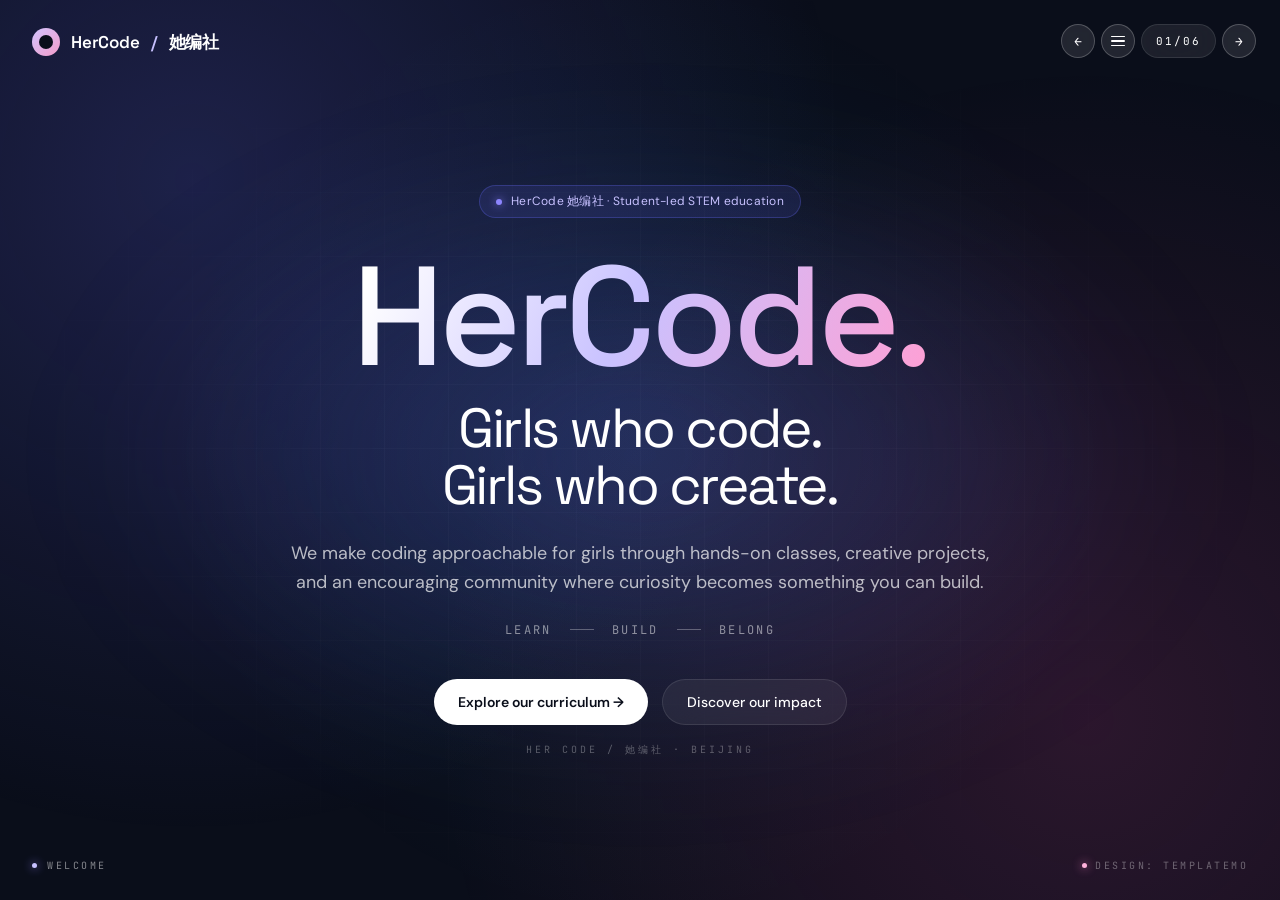
<file: index.html>
<!DOCTYPE html>
<html lang="en">
<head>
<meta charset="UTF-8">
<meta name="viewport" content="width=device-width, initial-scale=1.0">
<title>HerCode 她编社 | Girls Who Create With Code</title>
<meta name="description" content="HerCode is a student-led initiative widening access to hands-on coding education for girls. Explore our impact, learning programs and open Scratch curriculum.">
<meta name="theme-color" content="#0a0e1a">
<meta property="og:title" content="HerCode 她编社 — Girls Who Create With Code">
<meta property="og:description" content="A student-led STEM education initiative creating more ways for girls to learn, build and belong in tech.">
<link rel="preconnect" href="https://fonts.googleapis.com">
<link rel="preconnect" href="https://fonts.gstatic.com" crossorigin>
<link href="https://fonts.googleapis.com/css2?family=Space+Grotesk:wght@300;400;500;600;700&family=DM+Sans:wght@300;400;500;600;700&family=JetBrains+Mono:wght@400;500;700&display=swap" rel="stylesheet">
<style>
:root{
  --ee:cubic-bezier(0.19,1,0.22,1);
  --eq:cubic-bezier(0.77,0,0.175,1);
  --es:cubic-bezier(0.34,1.56,0.64,1);
  --bg:#0a0e1a;
  --bg-2:#0d1220;
  --ink:#ffffff;
  --ink-2:rgba(255,255,255,.7);
  --ink-3:rgba(255,255,255,.5);
  --ink-4:rgba(255,255,255,.3);
  --line:rgba(255,255,255,.1);
  --line-2:rgba(255,255,255,.06);
  --glass-bg:linear-gradient(135deg,rgba(255,255,255,.06),rgba(255,255,255,.02));
  --glass-border:rgba(255,255,255,.1);
  --glass-blur:blur(40px);
  --indigo:#6366f1;
  --indigo-soft:#a5b4fc;
  --pink:#ec4899;
  --pink-soft:#f9a8d4;
  --cyan:#22d3ee;
  --green:#4ade80;
  --amber:#fbbf24;
  --grad-a:linear-gradient(135deg,#fff 0%,#a5b4fc 50%,#ec4899 100%);
  --grad-b:linear-gradient(135deg,#6366f1,#ec4899);
  --grad-c:linear-gradient(90deg,#6366f1,#a5b4fc);
  --font-sans:'Space Grotesk',sans-serif;
  --font-body:'DM Sans',sans-serif;
  --font-mono:'JetBrains Mono',monospace;
  --r-sm:10px;
  --r-md:16px;
  --r-lg:22px;
  --r-xl:28px;
}

*{margin:0;padding:0;box-sizing:border-box}
html,body{height:100%;width:100%;background:var(--bg);color:var(--ink);font-family:var(--font-sans);-webkit-font-smoothing:antialiased;overflow:hidden}

/* Ambient background */
.deck::before{content:'';position:fixed;inset:0;background:radial-gradient(circle at 15% 20%,rgba(99,102,241,.22) 0%,transparent 50%),radial-gradient(circle at 85% 80%,rgba(236,72,153,.15) 0%,transparent 50%),radial-gradient(circle at 50% 50%,rgba(34,211,238,.08) 0%,transparent 60%);z-index:0;animation:ambient 14s ease-in-out infinite alternate;pointer-events:none}
@keyframes ambient{to{opacity:.7;transform:scale(1.05)}}
.deck::after{content:'';position:fixed;inset:0;background-image:linear-gradient(rgba(255,255,255,.025) 1px,transparent 1px),linear-gradient(90deg,rgba(255,255,255,.025) 1px,transparent 1px);background-size:64px 64px;mask-image:radial-gradient(ellipse at center,black 25%,transparent 80%);-webkit-mask-image:radial-gradient(ellipse at center,black 25%,transparent 80%);z-index:0;pointer-events:none}

.deck{position:fixed;inset:0;overflow:hidden}

/* === SLIDES: scrollable on mobile when content overflows === */
.slide{position:absolute;inset:0;opacity:0;visibility:hidden;transition:opacity .9s var(--eq),visibility .9s;z-index:1;overflow-y:auto;overflow-x:hidden;-webkit-overflow-scrolling:touch}
.slide.active{opacity:1;visibility:visible;transition-delay:.4s}
.slide.exiting{transition-delay:0s}
/* Fill viewport on desktop, allow grow on mobile */
.slide-inner{min-height:100%;padding:90px 6vmin 80px;display:flex;flex-direction:column;position:relative}

/* Persistent chrome */
.brand{position:fixed;top:28px;left:32px;z-index:100;display:flex;align-items:center;gap:11px;font-family:var(--font-sans);font-weight:600;font-size:16px;letter-spacing:-.01em}
.brand .logo{width:28px;height:28px;border-radius:8px;background:var(--grad-b);position:relative;flex-shrink:0}
.brand .logo::after{content:'';position:absolute;inset:5px;background:var(--bg);border-radius:4px}
.brand .slash{color:var(--indigo-soft)}

.nav{position:fixed;top:24px;right:24px;display:flex;gap:6px;align-items:center;z-index:100;font-family:var(--font-mono)}
.nav button{background:rgba(255,255,255,.1);backdrop-filter:blur(20px);-webkit-backdrop-filter:blur(20px);border:1px solid rgba(255,255,255,.22);color:var(--ink);cursor:pointer;width:34px;height:34px;display:grid;place-items:center;border-radius:50%;font-family:inherit;font-size:13px;transition:all .25s}
.nav button:hover{background:rgba(255,255,255,.22);transform:scale(1.06)}
.counter{font-size:11px;letter-spacing:.18em;padding:0 14px;color:var(--ink);min-width:62px;text-align:center;background:rgba(255,255,255,.08);border:1px solid var(--glass-border);height:34px;display:flex;align-items:center;justify-content:center;border-radius:100px;backdrop-filter:blur(20px);-webkit-backdrop-filter:blur(20px)}

.section-tag{position:fixed;bottom:28px;left:32px;z-index:100;font-family:var(--font-mono);font-size:10px;letter-spacing:.25em;text-transform:uppercase;color:var(--ink-3);display:flex;gap:10px;align-items:center;pointer-events:none}
.section-tag .pip{width:5px;height:5px;border-radius:50%;background:var(--indigo-soft);box-shadow:0 0 10px var(--indigo);animation:pip 2s infinite}
@keyframes pip{0%,100%{opacity:1}50%{opacity:.3}}

/* ====== POPUP MENU ====== */
.menu-btn .icon{display:flex;flex-direction:column;gap:3px;align-items:center}
.menu-btn .icon i{display:block;width:14px;height:1.5px;background:currentColor;border-radius:1px;transition:all .3s var(--ee)}
.menu-btn.open .icon i:nth-child(1){transform:translateY(4.5px) rotate(45deg)}
.menu-btn.open .icon i:nth-child(2){opacity:0;transform:scaleX(0)}
.menu-btn.open .icon i:nth-child(3){transform:translateY(-4.5px) rotate(-45deg)}

.menu-overlay{position:fixed;inset:0;background:rgba(10,14,26,.6);backdrop-filter:blur(8px);-webkit-backdrop-filter:blur(8px);z-index:200;opacity:0;visibility:hidden;transition:opacity .35s var(--ee),visibility .35s}
.menu-overlay.open{opacity:1;visibility:visible}
.menu-panel{position:fixed;top:50%;left:50%;transform:translate(-50%,-48%) scale(.96);width:min(560px,92vw);max-height:84vh;overflow-y:auto;overflow-x:hidden;background:linear-gradient(180deg,rgba(20,24,42,.95) 0%,rgba(13,18,32,.95) 100%);backdrop-filter:blur(40px);-webkit-backdrop-filter:blur(40px);border:1px solid rgba(255,255,255,.14);border-radius:24px;z-index:201;opacity:0;visibility:hidden;transition:opacity .4s var(--ee),visibility .4s,transform .5s var(--es);box-shadow:0 30px 80px rgba(0,0,0,.5),0 0 60px rgba(99,102,241,.15);scrollbar-width:thin;scrollbar-color:rgba(165,180,252,.4) transparent}
/* Custom scrollbar — WebKit / Blink */
.menu-panel::-webkit-scrollbar{width:10px;height:10px}
.menu-panel::-webkit-scrollbar-track{background:transparent;margin:18px 0;border-radius:100px}
.menu-panel::-webkit-scrollbar-thumb{background:linear-gradient(180deg,rgba(165,180,252,.4),rgba(236,72,153,.35));border-radius:100px;border:2px solid transparent;background-clip:padding-box;transition:background .25s}
.menu-panel::-webkit-scrollbar-thumb:hover{background:linear-gradient(180deg,rgba(165,180,252,.7),rgba(236,72,153,.6));background-clip:padding-box;border:2px solid transparent}
.menu-panel::-webkit-scrollbar-corner{background:transparent}
/* Slide-level scrollbar (mobile / short screens) */
.slide{scrollbar-width:thin;scrollbar-color:rgba(165,180,252,.25) transparent}
.slide::-webkit-scrollbar{width:8px;height:8px}
.slide::-webkit-scrollbar-track{background:transparent}
.slide::-webkit-scrollbar-thumb{background:linear-gradient(180deg,rgba(165,180,252,.3),rgba(236,72,153,.25));border-radius:100px;border:2px solid transparent;background-clip:padding-box}
.slide::-webkit-scrollbar-thumb:hover{background:linear-gradient(180deg,rgba(165,180,252,.55),rgba(236,72,153,.5));background-clip:padding-box;border:2px solid transparent}
/* Comparison-table horizontal scrollbar */
.cmp-table-wrap{scrollbar-width:thin;scrollbar-color:rgba(165,180,252,.3) transparent}
.cmp-table-wrap::-webkit-scrollbar{height:8px}
.cmp-table-wrap::-webkit-scrollbar-track{background:transparent}
.cmp-table-wrap::-webkit-scrollbar-thumb{background:linear-gradient(90deg,rgba(165,180,252,.4),rgba(236,72,153,.3));border-radius:100px}
.cmp-table-wrap::-webkit-scrollbar-thumb:hover{background:linear-gradient(90deg,rgba(165,180,252,.65),rgba(236,72,153,.5))}
.menu-panel.open{opacity:1;visibility:visible;transform:translate(-50%,-50%) scale(1)}
.menu-header{padding:24px 28px 20px;border-bottom:1px solid var(--line-2);display:flex;justify-content:space-between;align-items:center}
.menu-header h3{font-family:var(--font-sans);font-weight:500;font-size:17px;letter-spacing:-.01em}
.menu-header .menu-meta{font-family:var(--font-mono);font-size:10px;letter-spacing:.2em;text-transform:uppercase;color:var(--ink-3)}
.menu-list{padding:12px 12px 20px;display:flex;flex-direction:column;gap:2px}
.menu-item{display:flex;align-items:center;gap:18px;padding:14px 18px;border-radius:14px;cursor:pointer;transition:all .25s var(--ee);border:1px solid transparent}
.menu-item:hover{background:rgba(255,255,255,.05);border-color:var(--line)}
.menu-item.current{background:linear-gradient(90deg,rgba(99,102,241,.18),rgba(236,72,153,.08));border-color:rgba(99,102,241,.3)}
.menu-item .mi-num{font-family:var(--font-mono);font-size:11px;color:var(--ink-3);letter-spacing:.15em;width:28px;flex-shrink:0}
.menu-item.current .mi-num{color:var(--indigo-soft)}
.menu-item .mi-label{font-family:var(--font-sans);font-weight:500;font-size:15px;letter-spacing:-.01em;flex:1}
.menu-item .mi-sub{font-family:var(--font-body);font-size:12px;color:var(--ink-3);margin-top:2px}
.menu-item .mi-arr{color:var(--ink-4);font-size:14px;transition:all .25s}
.menu-item:hover .mi-arr{color:var(--ink);transform:translateX(3px)}
.menu-item.current .mi-arr{color:var(--indigo-soft)}
.menu-footer{padding:14px 28px 22px;border-top:1px solid var(--line-2);display:flex;justify-content:space-between;align-items:center;font-family:var(--font-mono);font-size:10px;letter-spacing:.18em;text-transform:uppercase;color:var(--ink-3)}
.menu-footer kbd{background:rgba(255,255,255,.06);border:1px solid var(--line);border-radius:5px;padding:3px 8px;font-family:var(--font-mono);font-size:9.5px;color:var(--ink-2);margin:0 4px}

/* ====== SHARED UTILITIES ====== */
.reveal{opacity:0;transform:translateY(30px);transition:opacity 1s var(--ee),transform 1s var(--ee)}
.slide.active .reveal{opacity:1;transform:translateY(0)}
.slide.active .reveal:nth-of-type(1){transition-delay:.5s}
.slide.active .reveal:nth-of-type(2){transition-delay:.65s}
.slide.active .reveal:nth-of-type(3){transition-delay:.8s}
.slide.active .reveal:nth-of-type(4){transition-delay:.95s}
.slide.active .reveal:nth-of-type(5){transition-delay:1.1s}
.slide.active .reveal:nth-of-type(6){transition-delay:1.25s}
.slide.active .reveal:nth-of-type(7){transition-delay:1.4s}
.slide.active .reveal:nth-of-type(8){transition-delay:1.55s}

.mw{display:inline-block;overflow:hidden;vertical-align:bottom}
.mw>span{display:inline-block;transform:translateY(110%);transition:transform 1.2s var(--ee)}
.slide.active .mw>span{transform:translateY(0)}

.eyebrow{display:inline-flex;align-items:center;gap:9px;background:rgba(99,102,241,.12);border:1px solid rgba(99,102,241,.3);padding:7px 16px;border-radius:100px;font-family:var(--font-body);font-size:12px;color:var(--indigo-soft);width:fit-content;letter-spacing:.02em}
.eyebrow .dt{width:6px;height:6px;border-radius:50%;background:var(--indigo);box-shadow:0 0 10px var(--indigo);animation:pip 2s infinite}

.h-display{font-family:var(--font-sans);font-weight:500;line-height:1.02;letter-spacing:-.035em}
.h-display .grd{background:var(--grad-a);-webkit-background-clip:text;background-clip:text;color:transparent}

.body-lg{font-family:var(--font-body);font-size:clamp(15px,1.4vw,18px);line-height:1.6;color:var(--ink-2);font-weight:400}
.body-md{font-family:var(--font-body);font-size:14px;line-height:1.6;color:var(--ink-2)}
.body-sm{font-family:var(--font-body);font-size:12px;line-height:1.5;color:var(--ink-3)}

.btn-primary{background:#fff;color:var(--bg);padding:13px 24px;border-radius:100px;font-family:var(--font-body);font-size:14px;font-weight:600;display:inline-flex;align-items:center;gap:10px;cursor:pointer;transition:all .3s;border:none;text-decoration:none}
.btn-primary:hover{background:linear-gradient(135deg,var(--indigo-soft),#fff);transform:translateY(-2px);box-shadow:0 10px 30px rgba(165,180,252,.25)}
.btn-secondary{background:rgba(255,255,255,.06);backdrop-filter:blur(20px);-webkit-backdrop-filter:blur(20px);color:var(--ink);padding:13px 24px;border-radius:100px;font-family:var(--font-body);font-size:14px;font-weight:500;display:inline-flex;align-items:center;gap:10px;cursor:pointer;transition:all .3s;border:1px solid var(--glass-border);text-decoration:none}
.btn-secondary:hover{background:rgba(255,255,255,.12)}

.glass-card{background:var(--glass-bg);backdrop-filter:var(--glass-blur);-webkit-backdrop-filter:var(--glass-blur);border:1px solid var(--glass-border);border-radius:var(--r-lg);position:relative;overflow:hidden}

/* ====== SLIDE 1 — COVER ====== */
.s-cover{align-items:center;justify-content:center;text-align:center;padding:90px 6vmin 80px}
.s-cover-inner{max-width:1100px;width:100%;display:flex;flex-direction:column;align-items:center;gap:32px;position:relative;margin:auto 0}
.s-cover-glow{position:absolute;top:50%;left:50%;transform:translate(-50%,-50%);width:120%;height:140%;background:radial-gradient(ellipse,rgba(99,102,241,.25),transparent 60%);filter:blur(60px);z-index:-1;animation:coverPulse 6s ease-in-out infinite alternate}
@keyframes coverPulse{to{opacity:.7;transform:translate(-50%,-50%) scale(1.1)}}
.s-cover h1{font-size:clamp(54px,8vw,140px)}
.s-cover h1 .line{display:block;overflow:hidden}
.s-cover h1 .line>span{display:inline-block;transform:translateY(110%);transition:transform 1.4s var(--ee)}
.slide.active .s-cover h1 .line>span{transform:translateY(0)}
.slide.active .s-cover h1 .line:nth-child(1)>span{transition-delay:.5s}
.slide.active .s-cover h1 .line:nth-child(2)>span{transition-delay:.7s}
.s-cover-meta{display:flex;gap:32px;align-items:center;flex-wrap:wrap;justify-content:center;margin-top:8px;font-family:var(--font-mono);font-size:12px;letter-spacing:.2em;text-transform:uppercase;color:var(--ink-3)}
.s-cover-meta .sep{width:24px;height:1px;background:var(--ink-4)}
.s-cover-cta{display:flex;gap:14px;margin-top:16px;flex-wrap:wrap;justify-content:center}
.s-cover-version{position:absolute;bottom:-32px;left:50%;transform:translateX(-50%);font-family:var(--font-mono);font-size:10px;color:var(--ink-4);letter-spacing:.3em;text-transform:uppercase;white-space:nowrap}

/* ====== SLIDE 2 — PROBLEM ====== */
.s-problem{justify-content:center}
.s-problem-grid{display:grid;grid-template-columns:1fr 1fr;gap:6vmin;align-items:center;flex:1}
.s-problem-left{padding-left:2vmin;display:flex;flex-direction:column;gap:24px}
.s-problem h2{font-size:clamp(40px,5.5vw,80px)}
.s-problem h2 em{font-style:normal;background:linear-gradient(135deg,var(--pink-soft),var(--pink));-webkit-background-clip:text;background-clip:text;color:transparent}
.s-problem-right{display:flex;flex-direction:column;gap:14px}
.problem-card{padding:22px 24px;display:flex;gap:18px;align-items:flex-start;transition:all .4s var(--ee)}
.problem-card:hover{border-color:rgba(255,255,255,.2);transform:translateX(6px)}
.problem-card .pc-num{font-family:var(--font-mono);font-size:11px;color:var(--indigo-soft);letter-spacing:.15em;flex-shrink:0;margin-top:5px;width:24px}
.problem-card .pc-body h3{font-family:var(--font-sans);font-weight:500;font-size:18px;margin-bottom:6px;letter-spacing:-.01em}
.problem-card .pc-body p{font-family:var(--font-body);font-size:13px;line-height:1.55;color:var(--ink-3)}
.problem-card .pc-icon{font-size:22px;color:var(--ink-4);margin-left:auto;align-self:center}

/* ====== SLIDE 3 — PRODUCT ====== */
.s-product{justify-content:center}
.s-product-grid{display:grid;grid-template-columns:1.1fr 1fr;gap:5vmin;align-items:center;flex:1}
.s-product-left{padding-left:2vmin;display:flex;flex-direction:column;gap:24px}
.s-product h2{font-size:clamp(38px,5vw,72px)}
.s-product .product-tag{display:inline-flex;align-items:center;gap:8px;background:rgba(34,211,238,.1);border:1px solid rgba(34,211,238,.3);color:var(--cyan);padding:6px 14px;border-radius:100px;font-family:var(--font-body);font-size:12px;width:fit-content}
.s-product-features{display:grid;grid-template-columns:1fr 1fr;gap:12px;margin-top:10px}
.s-product-features .pf{padding:14px 16px;background:rgba(255,255,255,.03);border:1px solid var(--line-2);border-radius:12px;display:flex;align-items:center;gap:12px}
.s-product-features .pf .pf-ic{width:28px;height:28px;border-radius:8px;background:rgba(99,102,241,.18);color:var(--indigo-soft);display:grid;place-items:center;font-size:14px;flex-shrink:0}
.s-product-features .pf span{font-family:var(--font-body);font-size:13px;color:var(--ink);font-weight:500}
.s-product-cta{display:flex;gap:12px;margin-top:8px;flex-wrap:wrap}
.s-product-right{position:relative;display:flex;align-items:center;justify-content:center;min-height:340px}
.mock-ui{width:100%;max-width:520px;aspect-ratio:1.15/1;padding:20px;display:flex;flex-direction:column;gap:14px;transform:perspective(1400px) rotateY(-8deg) rotateX(2deg);transition:transform 1s var(--ee)}
.slide.active .mock-ui{transform:perspective(1400px) rotateY(-4deg) rotateX(1deg)}
.mock-ui::before{content:'';position:absolute;top:-30%;right:-15%;width:240px;height:240px;background:radial-gradient(circle,rgba(99,102,241,.4),transparent 70%);filter:blur(50px);z-index:-1}
.mock-head{display:flex;justify-content:space-between;align-items:center;padding-bottom:12px;border-bottom:1px solid var(--line-2)}
.mock-head .mh-l{display:flex;align-items:center;gap:8px;font-family:var(--font-body);font-size:12px;color:var(--ink-2)}
.mock-head .mh-dot{width:8px;height:8px;border-radius:50%;background:var(--green);box-shadow:0 0 8px var(--green)}
.mock-head .mh-r{display:flex;gap:6px}
.mock-head .mh-r i{width:6px;height:6px;border-radius:50%;background:var(--ink-4);display:inline-block}
.mock-stat{display:flex;justify-content:space-between;align-items:flex-end;padding:4px 0}
.mock-stat .ms-l span{display:block;font-family:var(--font-body);font-size:11px;color:var(--ink-3);margin-bottom:4px}
.mock-stat .ms-l strong{font-family:var(--font-sans);font-weight:500;font-size:24px;letter-spacing:-.02em}
.mock-stat .ms-delta{font-family:var(--font-body);font-size:11px;color:var(--green);background:rgba(74,222,128,.12);padding:3px 8px;border-radius:100px;font-weight:600}
.mock-chart{flex:1;position:relative;min-height:0}
.mock-chart svg{width:100%;height:100%}
.mock-chart .area-path{fill:url(#mockGrad);opacity:0;transition:opacity 1s var(--ee) 1.5s}
.slide.active .mock-chart .area-path{opacity:1}
.mock-chart .line-path{fill:none;stroke:var(--indigo-soft);stroke-width:2.5;stroke-linecap:round;stroke-linejoin:round;stroke-dasharray:1200;stroke-dashoffset:1200;transition:stroke-dashoffset 2s var(--ee) 1.3s}
.slide.active .mock-chart .line-path{stroke-dashoffset:0}
.mock-tiles{display:grid;grid-template-columns:1fr 1fr 1fr;gap:8px;padding-top:12px;border-top:1px solid var(--line-2)}
.mock-tile{padding:10px;background:rgba(255,255,255,.03);border-radius:10px}
.mock-tile span{display:block;font-family:var(--font-body);font-size:9px;color:var(--ink-3);margin-bottom:4px;letter-spacing:.05em;text-transform:uppercase}
.mock-tile strong{font-family:var(--font-sans);font-weight:500;font-size:14px}

/* ====== SLIDE 4 — FEATURES ====== */
.s-features{gap:5vmin;justify-content:center}
.s-features-head{display:flex;justify-content:space-between;align-items:flex-end;gap:40px;flex-wrap:wrap}
.s-features-head .sf-l{flex:1;min-width:300px}
.s-features-head h2{font-size:clamp(36px,4.6vw,64px);margin-top:18px}
.s-features-head .sf-r{font-family:var(--font-body);font-size:14px;color:var(--ink-2);max-width:340px;line-height:1.55}
.feature-grid{display:grid;grid-template-columns:repeat(4,1fr);gap:18px}
.feature{padding:24px;display:flex;flex-direction:column;gap:14px;transition:all .4s var(--ee)}
.feature:hover{border-color:rgba(165,180,252,.4);transform:translateY(-4px);background:linear-gradient(135deg,rgba(255,255,255,.08),rgba(255,255,255,.03))}
.feature .f-num{font-family:var(--font-mono);font-size:11px;color:var(--indigo-soft);letter-spacing:.15em}
.feature .f-ic{width:40px;height:40px;border-radius:10px;display:grid;place-items:center;font-size:18px;background:rgba(99,102,241,.15);color:var(--indigo-soft)}
.feature:nth-child(2) .f-ic{background:rgba(236,72,153,.15);color:var(--pink-soft)}
.feature:nth-child(3) .f-ic{background:rgba(34,211,238,.15);color:var(--cyan)}
.feature:nth-child(4) .f-ic{background:rgba(74,222,128,.15);color:var(--green)}
.feature h3{font-family:var(--font-sans);font-weight:500;font-size:17px;letter-spacing:-.01em;line-height:1.3}
.feature p{font-family:var(--font-body);font-size:12.5px;line-height:1.55;color:var(--ink-3);flex:1}
.feature .f-link{font-family:var(--font-body);font-size:12px;color:var(--indigo-soft);display:inline-flex;align-items:center;gap:6px;margin-top:auto;cursor:pointer;font-weight:500}
.feature .f-link span{transition:transform .3s}
.feature:hover .f-link span{transform:translateX(4px)}

/* ====== SLIDE 5 — ROADMAP (NEW) ====== */
.s-roadmap{gap:5vmin;justify-content:center}
.s-roadmap-head{max-width:780px}
.s-roadmap-head h2{font-size:clamp(36px,4.8vw,64px);margin-top:18px}
.s-roadmap-head p{margin-top:18px;max-width:580px}
.timeline{position:relative;padding:0 0 10px;display:grid;grid-template-columns:repeat(4,1fr);gap:18px}
.timeline::before{content:'';position:absolute;top:31px;left:5%;right:5%;height:1px;background:linear-gradient(90deg,transparent,var(--indigo) 15%,var(--pink) 50%,var(--cyan) 85%,transparent);opacity:.5}
.tl-item{position:relative;padding:60px 18px 20px;display:flex;flex-direction:column;gap:10px}
.tl-item::before{content:'';position:absolute;top:22px;left:50%;transform:translateX(-50%);width:18px;height:18px;border-radius:50%;background:var(--bg);border:2px solid var(--indigo);z-index:2}
.tl-item:nth-child(2)::before{border-color:var(--pink)}
.tl-item:nth-child(3)::before{border-color:var(--cyan)}
.tl-item:nth-child(4)::before{border-color:var(--green)}
.tl-item.now::before{background:var(--indigo);box-shadow:0 0 0 6px rgba(99,102,241,.2),0 0 20px var(--indigo);animation:pip 2s infinite}
.tl-quarter{font-family:var(--font-mono);font-size:11px;letter-spacing:.18em;color:var(--indigo-soft);text-align:center}
.tl-item:nth-child(2) .tl-quarter{color:var(--pink-soft)}
.tl-item:nth-child(3) .tl-quarter{color:var(--cyan)}
.tl-item:nth-child(4) .tl-quarter{color:var(--green)}
.tl-status{display:inline-flex;align-items:center;gap:6px;font-family:var(--font-body);font-size:10px;color:var(--ink-3);justify-content:center;margin-top:-4px}
.tl-status .s-dot{width:6px;height:6px;border-radius:50%;background:var(--green)}
.tl-item:nth-child(2) .tl-status .s-dot{background:var(--amber)}
.tl-item:nth-child(3) .tl-status .s-dot,.tl-item:nth-child(4) .tl-status .s-dot{background:var(--ink-4)}
.tl-card{padding:18px 20px;background:var(--glass-bg);backdrop-filter:var(--glass-blur);-webkit-backdrop-filter:var(--glass-blur);border:1px solid var(--glass-border);border-radius:14px;flex:1;display:flex;flex-direction:column;gap:10px;transition:all .35s var(--ee)}
.tl-card:hover{transform:translateY(-4px);border-color:rgba(255,255,255,.22)}
.tl-card h3{font-family:var(--font-sans);font-weight:500;font-size:16px;letter-spacing:-.01em}
.tl-card ul{list-style:none;display:flex;flex-direction:column;gap:6px}
.tl-card li{font-family:var(--font-body);font-size:12px;line-height:1.45;color:var(--ink-2);padding-left:16px;position:relative}
.tl-card li::before{content:'\2014';position:absolute;left:0;color:var(--indigo-soft);font-weight:300}

/* ====== SLIDE 6 — METRICS ====== */
.s-metrics{justify-content:center;gap:5vmin}
.s-metrics-head{max-width:780px}
.s-metrics-head h2{font-size:clamp(40px,5.4vw,76px);margin-top:18px}
.metric-grid{display:grid;grid-template-columns:repeat(4,1fr);gap:18px}
.metric{padding:28px 26px;display:flex;flex-direction:column;justify-content:space-between;min-height:200px;position:relative;overflow:hidden}
.metric::before{content:'';position:absolute;top:-30%;right:-30%;width:160px;height:160px;background:radial-gradient(circle,rgba(99,102,241,.25),transparent 70%);filter:blur(30px);opacity:0;transition:opacity .8s}
.metric:hover::before{opacity:1}
.metric-num{font-family:var(--font-sans);font-weight:500;font-size:clamp(36px,4.5vw,60px);letter-spacing:-.04em;line-height:1}
.metric-num.grd{background:var(--grad-a);-webkit-background-clip:text;background-clip:text;color:transparent}
.metric-num .unit{font-size:.5em;color:var(--ink-3);font-weight:400;margin-left:2px}
.metric-lbl{font-family:var(--font-body);font-size:13px;color:var(--ink-2);line-height:1.45;margin-top:14px}
.metric-spark{margin-top:10px;height:24px}
.metric-spark svg{width:100%;height:100%}
.metric-spark path{fill:none;stroke:var(--indigo-soft);stroke-width:1.5;stroke-linecap:round;stroke-dasharray:200;stroke-dashoffset:200;transition:stroke-dashoffset 1.6s var(--ee) 1.2s}
.slide.active .metric-spark path{stroke-dashoffset:0}
.s-metrics-quote{display:flex;align-items:center;gap:24px;padding:28px 32px;flex-wrap:wrap}
.s-metrics-quote .q-mark{font-family:var(--font-sans);font-size:60px;line-height:.6;color:var(--indigo-soft);font-weight:300}
.s-metrics-quote blockquote{flex:1;font-family:var(--font-sans);font-weight:300;font-size:clamp(18px,2vw,26px);line-height:1.4;letter-spacing:-.01em;min-width:240px}
.s-metrics-quote .q-attr{display:flex;flex-direction:column;gap:4px;font-family:var(--font-body);font-size:13px;color:var(--ink-3);min-width:160px}
.s-metrics-quote .q-attr strong{color:var(--ink);font-weight:500;font-size:14px}

/* ====== SLIDE 7 — COMPARISON TABLE (NEW) ====== */
.s-compare{gap:4vmin;justify-content:center}
.s-compare-head{max-width:820px}
.s-compare-head h2{font-size:clamp(36px,4.8vw,64px);margin-top:18px}
.s-compare-head p{margin-top:16px;max-width:600px}
.cmp-table-wrap{padding:6px;overflow-x:auto;-webkit-overflow-scrolling:touch}
.cmp-table{width:100%;border-collapse:separate;border-spacing:0;font-family:var(--font-body);min-width:680px}
.cmp-table thead th{padding:18px 20px;font-family:var(--font-sans);font-weight:500;font-size:14px;letter-spacing:-.01em;text-align:left;color:var(--ink-2);border-bottom:1px solid var(--line);position:relative;white-space:nowrap}
.cmp-table thead th:first-child{color:var(--ink-3);font-family:var(--font-mono);font-size:11px;letter-spacing:.18em;text-transform:uppercase;font-weight:400}
.cmp-table thead th.featured{color:var(--ink);background:linear-gradient(180deg,rgba(99,102,241,.18),rgba(99,102,241,.04));border-radius:14px 14px 0 0;border-bottom:1px solid rgba(99,102,241,.4);position:relative}
.cmp-table thead th.featured .vendor-name{display:flex;align-items:center;gap:8px}
.cmp-table thead th.featured .vendor-name .v-logo{width:18px;height:18px;border-radius:5px;background:var(--grad-b);position:relative;flex-shrink:0}
.cmp-table thead th.featured .vendor-name .v-logo::after{content:'';position:absolute;inset:3px;background:var(--bg);border-radius:2px}
.cmp-table tbody td{padding:16px 20px;font-size:13.5px;color:var(--ink-2);border-bottom:1px solid var(--line-2);transition:background .25s}
.cmp-table tbody tr:hover td{background:rgba(255,255,255,.02)}
.cmp-table tbody tr:last-child td{border-bottom:none}
.cmp-table tbody td:first-child{color:var(--ink);font-weight:500;font-family:var(--font-sans);font-size:14px;letter-spacing:-.005em}
.cmp-table tbody td.featured{background:rgba(99,102,241,.05);text-align:center;border-left:1px solid rgba(99,102,241,.15);border-right:1px solid rgba(99,102,241,.15)}
.cmp-table tbody tr:last-child td.featured{border-radius:0 0 14px 14px;border-bottom:1px solid rgba(99,102,241,.4)}
/* Recommended badge — sits in the bottom-right of the Lustro/Pulse header cell */
.cmp-table thead th.featured .recommended-badge{position:absolute;bottom:8px;right:10px;background:var(--grad-b);color:#fff;font-family:var(--font-body);font-size:9.5px;letter-spacing:.18em;text-transform:uppercase;padding:5px 11px;border-radius:100px;white-space:nowrap;font-weight:600;box-shadow:0 4px 14px rgba(99,102,241,.35);z-index:2}
.cmp-table thead th.featured .recommended-badge::before{content:'\2605';margin-right:6px;font-size:10px;vertical-align:-1px}
.cmp-table thead th.featured{padding-bottom:42px}
.cmp-table .check{color:var(--green);font-size:16px;font-weight:600}
.cmp-table .cross{color:var(--ink-4);font-size:14px}
.cmp-table .partial{color:var(--amber);font-size:13px}
.cmp-table td.center{text-align:center}
.cmp-footnote{font-family:var(--font-mono);font-size:10px;letter-spacing:.18em;text-transform:uppercase;color:var(--ink-3);text-align:right;padding:12px 6px 0}

/* ====== SLIDE 8 — MORE FROM TEMPLATEMO (NEW) ====== */
.s-more{gap:5vmin;justify-content:center}
.s-more-head{display:flex;justify-content:space-between;align-items:flex-end;gap:40px;flex-wrap:wrap}
.s-more-head .sm-l{flex:1;min-width:300px}
.s-more-head h2{font-size:clamp(36px,4.6vw,60px);margin-top:18px}
.s-more-head .sm-r{font-family:var(--font-body);font-size:14px;color:var(--ink-2);max-width:340px;line-height:1.55}
.s-more-head .sm-r a{color:var(--indigo-soft);text-decoration:none;border-bottom:1px solid rgba(165,180,252,.4);transition:border-color .25s}
.s-more-head .sm-r a:hover{border-color:var(--indigo-soft)}
.more-grid{display:grid;grid-template-columns:repeat(4,1fr);gap:18px}
.more-card{display:flex;flex-direction:column;text-decoration:none;color:inherit;overflow:hidden;transition:transform .4s var(--ee),border-color .4s var(--ee),box-shadow .4s var(--ee);opacity:0}
.more-card:hover{transform:translateY(-6px);border-color:rgba(165,180,252,.4);box-shadow:0 20px 40px rgba(0,0,0,.3),0 0 30px rgba(99,102,241,.12)}
/* Entry animation — keyframes don't conflict with hover transitions */
@keyframes moreCardIn{from{opacity:0;transform:translateY(30px)}to{opacity:1;transform:translateY(0)}}
.slide.active .more-card{animation:moreCardIn 1s var(--ee) forwards}
.slide.active .more-card:nth-child(1){animation-delay:.6s}
.slide.active .more-card:nth-child(2){animation-delay:.75s}
.slide.active .more-card:nth-child(3){animation-delay:.9s}
.slide.active .more-card:nth-child(4){animation-delay:1.05s}
.more-card .mc-thumb{aspect-ratio:16/10;overflow:hidden;position:relative;background:linear-gradient(135deg,rgba(99,102,241,.15),rgba(236,72,153,.08));border-bottom:1px solid var(--line-2)}
.more-card .mc-thumb img{width:100%;height:100%;object-fit:cover;object-position:top center;transition:transform .8s var(--ee);display:block}
.more-card:hover .mc-thumb img{transform:scale(1.06);transform-origin:top center}
.more-card .mc-thumb::after{content:'';position:absolute;inset:0;background:linear-gradient(180deg,transparent 60%,rgba(10,14,26,.5));pointer-events:none;opacity:.6}
.more-card .mc-body{padding:18px 20px 20px;display:flex;flex-direction:column;gap:8px;flex:1}
.more-card .mc-tag{font-family:var(--font-mono);font-size:10px;letter-spacing:.18em;text-transform:uppercase;color:var(--indigo-soft);display:flex;align-items:center;gap:8px}
.more-card .mc-tag .pip{width:5px;height:5px;border-radius:50%;background:var(--indigo);box-shadow:0 0 8px var(--indigo)}
.more-card .mc-title{font-family:var(--font-sans);font-weight:500;font-size:17px;letter-spacing:-.01em;line-height:1.25}
.more-card .mc-desc{font-family:var(--font-body);font-size:12.5px;line-height:1.5;color:var(--ink-3);flex:1}
.more-card .mc-cta{font-family:var(--font-body);font-size:12px;color:var(--indigo-soft);font-weight:500;display:inline-flex;align-items:center;gap:6px;margin-top:6px}
.more-card .mc-cta span{transition:transform .3s}
.more-card:hover .mc-cta span{transform:translateX(4px)}

/* ====== TEMPLATEMO CREDIT (bottom-right, mirrors section-tag) ====== */
.tm-credit{position:fixed;bottom:28px;right:32px;z-index:100;font-family:var(--font-mono);font-size:10px;letter-spacing:.25em;text-transform:uppercase;color:var(--ink-3);text-decoration:none;display:flex;gap:8px;align-items:center;transition:color .25s}
.tm-credit:hover{color:var(--ink)}
.tm-credit .tm-dot{width:5px;height:5px;border-radius:50%;background:var(--pink-soft);box-shadow:0 0 10px var(--pink);animation:pip 2s infinite}
.tm-credit .tm-label{opacity:.7}
.tm-credit:hover .tm-label{opacity:1}

/* In-flow footer — only renders on mobile, sits at bottom of each slide content */
.slide-footer{display:none}
@media (max-width:640px){
  /* Hide fixed chrome that would be sticky */
  .section-tag,.tm-credit{display:none}
  /* Show in-flow footer at bottom of slide content */
  .slide-footer{display:flex;justify-content:space-between;align-items:center;gap:14px;padding:24px 0 0;margin-top:auto;border-top:1px solid var(--line-2);font-family:var(--font-mono);font-size:9px;letter-spacing:.2em;text-transform:uppercase;color:var(--ink-3);flex-wrap:wrap}
  .slide-footer .sf-section{display:flex;align-items:center;gap:8px}
  .slide-footer .sf-section .pip{width:5px;height:5px;border-radius:50%;background:var(--indigo-soft);box-shadow:0 0 10px var(--indigo);animation:pip 2s infinite}
  .slide-footer .sf-credit{display:flex;align-items:center;gap:7px;color:var(--ink-3);text-decoration:none}
  .slide-footer .sf-credit .pip{width:5px;height:5px;border-radius:50%;background:var(--pink-soft);box-shadow:0 0 10px var(--pink)}
}

/* ====== SLIDE 9 — CTA ====== */
.s-cta{align-items:center;justify-content:center;text-align:center;padding:90px 6vmin 80px}
.s-cta-glow{position:absolute;top:50%;left:50%;transform:translate(-50%,-50%);width:90%;height:120%;background:radial-gradient(ellipse,rgba(236,72,153,.18),transparent 60%);filter:blur(60px);z-index:-1;animation:coverPulse 6s ease-in-out infinite alternate}
.s-cta-inner{max-width:880px;display:flex;flex-direction:column;align-items:center;gap:28px;position:relative;margin:auto 0}
.s-cta h2{font-size:clamp(46px,7vw,110px)}
.s-cta-row{display:flex;gap:14px;flex-wrap:wrap;justify-content:center;margin-top:12px}
.s-cta-launch-info{display:grid;grid-template-columns:repeat(3,1fr);gap:24px;width:100%;max-width:720px;margin-top:32px;padding-top:32px;border-top:1px solid var(--line)}
.launch-item{display:flex;flex-direction:column;gap:6px;text-align:left}
.launch-item .li-l{font-family:var(--font-mono);font-size:10px;letter-spacing:.2em;text-transform:uppercase;color:var(--ink-3)}
.launch-item .li-v{font-family:var(--font-sans);font-weight:500;font-size:18px}
.launch-item .li-v .accent{color:var(--indigo-soft)}

/* ====== RESPONSIVE: tablet & mobile ====== */
@media (max-width:1024px){
  .s-problem-grid,.s-product-grid{grid-template-columns:1fr;gap:32px}
  .feature-grid,.metric-grid,.more-grid{grid-template-columns:repeat(2,1fr)}
  .timeline{grid-template-columns:repeat(2,1fr)}
  .timeline::before{display:none}
  .s-cta-launch-info{grid-template-columns:1fr;gap:18px;text-align:center}
  .launch-item{align-items:center;text-align:center}
  .tm-credit{right:18px;bottom:18px}
}
@media (max-width:640px){
  html,body{overflow:hidden}
  .slide-inner,.s-cover,.s-cta{padding:72px 18px 24px}
  .s-cover-inner{gap:24px}
  .s-cover-version{position:static;transform:none;margin-top:24px;display:block}
  .brand{top:18px;left:18px;font-size:14px}
  .brand .logo{width:24px;height:24px}
  .nav{top:16px;right:16px;gap:5px}
  .nav button{width:32px;height:32px;font-size:12px}
  .counter{padding:0 10px;font-size:10px;height:32px;min-width:54px}
  .feature-grid,.metric-grid,.more-grid{grid-template-columns:1fr}
  .timeline{grid-template-columns:1fr;padding-top:10px}
  .tl-item{padding:24px 16px 16px}
  .tl-item::before{top:18px;left:0;transform:none}
  .s-features-head,.s-metrics-head,.s-roadmap-head,.s-compare-head{margin-top:40px}
  .s-cover h1{font-size:44px}
  .s-cta h2{font-size:42px}
  .menu-panel{width:94vw;max-height:88vh}
  .menu-header{padding:18px 20px 14px}
  .menu-list{padding:10px}
  .menu-item{padding:12px 14px;gap:14px}
  .menu-item .mi-num{width:24px;font-size:10px}
  .menu-item .mi-label{font-size:14px}
  .menu-item .mi-sub{font-size:11px}
  .menu-footer{padding:12px 20px 16px;font-size:9px}
}
@media (max-height:500px) and (orientation:landscape){
  .slide-inner,.s-cover,.s-cta{padding:60px 28px 40px}
  .nav{top:12px;right:12px}
  .brand{top:12px;left:14px}
  .section-tag{bottom:12px;left:14px}
  .tm-credit{bottom:12px;right:14px}
}

/* ===============================================================
   HerCode identity layer — overrides / additions to Lustro styles.
   Original TemplateMo attribution retained in the footer.
   =============================================================== */
:root{
 --indigo:#8d86ff; --indigo-soft:#c7c1ff; --pink:#ef79c0; --pink-soft:#ffb1db;
 --grad-a:linear-gradient(115deg,#fff 5%,#c9c2ff 48%,#ff9fd4 100%);
 --grad-b:linear-gradient(135deg,#8472ee,#ef79c0);
}
.brand .logo{border-radius:50%;background:linear-gradient(135deg,#d2c4ff,#f39cc9)}
.brand .logo::after{border-radius:50%;inset:7px;background:var(--bg)}
.brand{font-size:17px}
.s-cover h1.hercode-title{font-size:clamp(64px,11vw,168px);line-height:1.04}
.s-cover h1.hercode-title .line:nth-child(2){font-size:clamp(27px,4.3vw,64px);margin-top:10px;font-weight:400;letter-spacing:-.046em}
.s-cover .s-cover-inner{gap:25px}
.eyebrow .dt{flex-shrink:0}
.s-metrics-head{max-width:1000px}
.s-metrics-head h2{font-size:clamp(39px,5vw,72px)}
.metric{min-height:183px}
.metric .metric-num{white-space:nowrap}
.stat-note{font-size:11px;color:var(--ink-3);font-family:var(--font-body);line-height:1.5}
.metrics-lower{padding:20px 24px;display:flex;gap:18px;align-items:center;flex-wrap:wrap}
.metrics-lower strong{color:var(--indigo-soft);font-weight:500}
.metrics-lower p{flex:1;font-family:var(--font-body);font-size:14px;line-height:1.6;color:var(--ink-2)}
.small-caps{font-family:var(--font-mono);font-size:10px;letter-spacing:.22em;text-transform:uppercase;color:var(--indigo-soft)}
.hc-flow{padding:24px;display:flex;flex-direction:column;gap:14px;transform:perspective(1400px) rotateY(-4deg);transition:transform .8s var(--ee)}
.hc-flow:hover{transform:perspective(1400px) rotateY(0)}
.flow-top{display:flex;align-items:center;justify-content:space-between;gap:12px;font-family:var(--font-mono);font-size:10px;color:var(--ink-3);letter-spacing:.1em;text-transform:uppercase;padding-bottom:12px;border-bottom:1px solid var(--line)}
.flow-block{padding:17px 18px;border-radius:13px;border:1px solid var(--line);background:rgba(255,255,255,.035);display:flex;align-items:center;gap:15px}
.flow-block:nth-of-type(3){background:rgba(141,134,255,.13);border-color:rgba(141,134,255,.35)}
.flow-index{font-family:var(--font-mono);font-size:12px;color:var(--pink-soft)}
.flow-block strong{display:block;font-size:15px;font-weight:500;margin-bottom:4px}
.flow-block span{font-family:var(--font-body);font-size:12px;color:var(--ink-3)}
.flow-arrow{text-align:center;font-family:var(--font-mono);font-size:15px;color:var(--indigo-soft);line-height:1}
.flow-bottom{padding-top:8px;display:flex;justify-content:space-between;gap:6px;font-size:10px;letter-spacing:.1em;font-family:var(--font-mono);color:var(--ink-3)}
.flow-bottom span{border:1px solid var(--line);padding:6px 9px;border-radius:30px}
.course-bar{display:flex;gap:16px;justify-content:space-between;align-items:center;padding:20px 24px;flex-wrap:wrap;margin-top:0}
.course-bar-copy{display:flex;flex-direction:column;gap:6px;max-width:680px}
.course-bar-copy strong{font-family:var(--font-sans);font-weight:500;font-size:17px}
.course-bar-copy span{font-family:var(--font-body);font-size:13px;line-height:1.5;color:var(--ink-2)}
.course-bar .btn-primary{font-size:12px;padding:11px 18px;white-space:nowrap}
.s-features{gap:3.2vmin}
.s-features-head h2{font-size:clamp(36px,4.3vw,62px)}
.feature-grid{gap:14px}
.feature{min-height:213px;padding:21px;gap:12px}
.feature .f-ic{font-size:15px;font-family:var(--font-mono)}
.project-grid{display:grid;grid-template-columns:repeat(3,minmax(0,1fr));gap:18px}
.project-card{display:flex;flex-direction:column;min-height:375px;overflow:hidden}
.project-art{min-height:190px;height:190px;position:relative;background:radial-gradient(circle at 50% 50%,rgba(141,134,255,.25),transparent 70%),#11192a;border-bottom:1px solid var(--line);display:flex;align-items:center;justify-content:center;overflow:hidden}
.project-art.maze{background-image:radial-gradient(circle at 70% 25%,rgba(141,134,255,.3),transparent 65%),linear-gradient(130deg,#171a30,#0f1523)}
.maze-board{width:176px;height:130px;border:2px solid rgba(199,193,255,.75);border-radius:10px;position:relative;box-shadow:0 14px 60px rgba(99,102,241,.14);background:linear-gradient(90deg,transparent 24%,rgba(199,193,255,.33) 24.4%,rgba(199,193,255,.33) 26%,transparent 26.4%,transparent 50%,rgba(199,193,255,.33) 50.4%,rgba(199,193,255,.33) 52%,transparent 52.4%),linear-gradient(180deg,transparent 34%,rgba(199,193,255,.33) 34.4%,rgba(199,193,255,.33) 36%,transparent 36.4%,transparent 70%,rgba(199,193,255,.33) 70.4%,rgba(199,193,255,.33) 72%,transparent 72.4%)}
.maze-board span{position:absolute;top:12%;left:8%;font-size:24px;filter:drop-shadow(0 3px 10px rgba(0,0,0,.4))}.maze-board i{position:absolute;right:9%;bottom:12%;font-size:21px;font-style:normal}
.project-art.story{background:radial-gradient(circle at 75% 15%,rgba(239,121,192,.25),transparent 65%),#171322}
.story-bubble{position:absolute;top:18px;left:25%;padding:10px 16px;border:1px solid rgba(255,177,219,.45);background:rgba(255,177,219,.12);border-radius:14px;font-size:13px;font-family:var(--font-body);color:#ffe2f0}
.story-sun{width:92px;height:92px;border-radius:50%;background:linear-gradient(145deg,#ffc1dd,#967cfa);box-shadow:0 0 60px rgba(239,121,192,.33);position:relative;margin-top:50px}
.story-sun::after{content:'✦';position:absolute;color:#fff;font-size:35px;top:24px;left:33px}
.project-art.game{background:radial-gradient(circle at 50% 40%,rgba(34,211,238,.22),transparent 72%),#111927}
.game-window{padding:20px 27px;background:rgba(10,14,26,.85);border:1px solid rgba(34,211,238,.3);border-radius:15px;box-shadow:0 12px 60px rgba(0,0,0,.28);text-align:center;font-family:var(--font-mono);color:#bcf6ff;letter-spacing:.08em}
.game-window strong{display:block;font-size:24px;margin:8px 0}.game-window small{color:var(--ink-3);font-size:10px}
.project-body{padding:20px 22px 24px;display:flex;flex-direction:column;gap:10px;flex:1}
.project-body h3{font-size:19px;font-weight:500}
.project-body p{font-family:var(--font-body);font-size:13px;line-height:1.6;color:var(--ink-2)}
.project-tag{color:var(--indigo-soft);font-family:var(--font-mono);font-size:10px;letter-spacing:.16em;text-transform:uppercase}
.placeholder-note{font-family:var(--font-body);font-size:11px;line-height:1.5;color:var(--ink-3);margin-top:auto;padding-top:7px;border-top:1px solid var(--line-2)}
.contact-ways{display:flex;gap:16px;justify-content:center;flex-wrap:wrap;margin-top:20px}
.contact-pill{min-width:180px;padding:18px 23px;background:rgba(255,255,255,.045);border:1px solid var(--line);border-radius:16px;display:flex;flex-direction:column;gap:7px;text-align:left}
.contact-pill small{font-family:var(--font-mono);font-size:10px;color:var(--ink-3);letter-spacing:.14em;text-transform:uppercase}
.contact-pill span{font-size:14px;font-family:var(--font-body);color:var(--ink-2)}
.contact-placeholder{color:var(--pink-soft)!important}
.site-footer-note{font-family:var(--font-body);font-size:11px;color:var(--ink-3);max-width:620px;line-height:1.5}
.s-cover-meta{margin-top:0;gap:18px}
.s-cta-inner{gap:19px;max-width:980px}
.s-cta h2{font-size:clamp(43px,6vw,96px)}
@media(max-width:1024px){.project-grid{grid-template-columns:1fr 1fr}.project-grid .project-card:last-child{grid-column:1/-1}.project-card{min-height:330px}.project-art{height:155px;min-height:155px}}
@media(max-width:640px){.project-grid{grid-template-columns:1fr}.project-grid .project-card:last-child{grid-column:auto}.s-cover h1.hercode-title{font-size:clamp(54px,16vw,82px)}.s-cover h1.hercode-title .line:nth-child(2){font-size:clamp(26px,8vw,42px)}.s-metrics-head h2{font-size:40px}.metric{min-height:150px}.s-features{gap:26px}.feature{min-height:auto}.course-bar{padding:18px}.brand{font-size:14px}.project-art{height:172px}.contact-pill{min-width:140px;flex:1}.s-cta-inner{gap:22px}}
@media(prefers-reduced-motion:reduce){.deck::before,.section-tag .pip,.tl-item.now::before{animation:none!important}.slide,.reveal,.mw>span,.slide.active .reveal{transition-duration:.01ms!important}}

</style>
</head>
<!--
  Lustro Slideshow
  https://templatemo.com/tm-624-lustro-slideshow
-->
<body>

<div class="brand">
  <span class="logo"></span> HerCode <span class="slash">/</span> 她编社
</div>

<div class="section-tag"><span class="pip"></span><span id="sectionName">Welcome</span></div>

<a class="tm-credit" href="https://templatemo.com" target="_blank" rel="nofollow noopener" aria-label="Designed by TemplateMo">
  <span class="tm-dot"></span><span class="tm-label">Design: TemplateMo</span>
</a>

<div class="deck" id="deck">

  <!-- 1 — IDENTITY -->
  <section class="slide active" data-section="Welcome" data-sub="What HerCode is">
    <div class="slide-inner s-cover">
      <div class="s-cover-inner">
        <div class="s-cover-glow"></div>
        <div class="eyebrow reveal"><span class="dt"></span>HerCode 她编社 · Student-led STEM education</div>
        <h1 class="h-display hercode-title">
          <span class="line"><span class="grd">HerCode.</span></span>
          <span class="line"><span>Girls who code.<br>Girls who create.</span></span>
        </h1>
        <p class="body-lg reveal" style="max-width:730px">We make coding approachable for girls through hands-on classes, creative projects, and an encouraging community where curiosity becomes something you can build.</p>
        <div class="s-cover-meta reveal"><span>Learn</span><span class="sep"></span><span>Build</span><span class="sep"></span><span>Belong</span></div>
        <div class="s-cover-cta reveal"><a class="btn-primary" href="curriculum.html">Explore our curriculum &rarr;</a><a class="btn-secondary" href="#impact" data-goto="2">Discover our impact</a></div>
        <div class="s-cover-version">HER CODE / 她编社 · BEIJING</div>
      </div>
    </div>
  </section>

  <!-- 2 — IMPACT -->
  <section class="slide" id="impact" data-section="Our impact" data-sub="Participation and direct mentorship">
    <div class="slide-inner s-metrics">
      <div class="s-metrics-head">
        <div class="eyebrow reveal"><span class="dt"></span>Impact, not just intention</div>
        <h2 class="h-display reveal">Creating space for the <span class="grd">next generation</span> of builders.</h2>
        <p class="body-md reveal" style="margin-top:12px;max-width:800px">HerCode brings accessible, practical coding experiences to students—from introductory workshops to longer-term mentorship.</p>
      </div>
      <div class="metric-grid">
        <div class="metric glass-card reveal"><div><div class="metric-num grd">350<span class="unit">+</span></div><div class="metric-lbl">In-person participant attendances across HerCode learning experiences</div></div><div class="stat-note">Attendance count, not unique students</div></div>
        <div class="metric glass-card reveal"><div><div class="metric-num grd">20<span class="unit">+</span></div><div class="metric-lbl">Students directly taught and mentored by our founder</div></div><div class="stat-note">Sustained, hands-on guidance</div></div>
        <div class="metric glass-card reveal"><div><div class="metric-num grd">12</div><div class="metric-lbl">Weeks in our structured beginner Scratch course</div></div><div class="stat-note">From first commands to capstone</div></div>
        <div class="metric glass-card reveal"><div><div class="metric-num grd">50<span class="unit">min</span></div><div class="metric-lbl">Planned teaching time per weekly KAP session</div></div><div class="stat-note">Interactive, project-centered lessons</div></div>
      </div>
      <div class="metrics-lower glass-card reveal"><span class="small-caps">Our purpose</span><p>Numbers show reach; student-created work shows what that access makes possible. HerCode centers opportunities to experiment, debug, collaborate, and make something of your own.</p></div>
    </div>
  </section>

  <!-- 3 — HOW IT WORKS -->
  <section class="slide" data-section="How we teach" data-sub="The HerCode learning model">
    <div class="slide-inner s-product">
      <div class="s-product-grid">
        <div class="s-product-left">
          <span class="product-tag reveal">✦ Student-led. Hands-on. Beginner-friendly.</span>
          <h2 class="h-display reveal">Start curious.<br><span class="grd">Leave creating.</span></h2>
          <p class="body-lg reveal">Our model moves from accessible demonstrations to independent making. Students learn new ideas, try them immediately, receive feedback, and bring their own projects to life.</p>
          <div class="s-product-features reveal">
            <div class="pf"><div class="pf-ic">01</div><span>Explain with examples</span></div>
            <div class="pf"><div class="pf-ic">02</div><span>Practice together</span></div>
            <div class="pf"><div class="pf-ic">03</div><span>Build independently</span></div>
            <div class="pf"><div class="pf-ic">04</div><span>Share and reflect</span></div>
          </div>
          <div class="s-product-cta reveal"><a class="btn-primary" data-goto="4" href="#curriculum">See the teaching pathway &rarr;</a></div>
        </div>
        <div class="s-product-right reveal">
          <div class="hc-flow glass-card" style="width:100%;max-width:510px">
            <div class="flow-top"><span>HerCode / Learning loop</span><span style="color:var(--green)">● Active learning</span></div>
            <div class="flow-block"><div class="flow-index">01</div><div><strong>Explore an idea</strong><span>Games, familiar stories and guided examples</span></div></div>
            <div class="flow-arrow">↓</div>
            <div class="flow-block"><div class="flow-index">02</div><div><strong>Try it in Scratch</strong><span>Immediate practice with teacher support</span></div></div>
            <div class="flow-arrow">↓</div>
            <div class="flow-block"><div class="flow-index">03</div><div><strong>Create something original</strong><span>Debug, test, iterate and share with peers</span></div></div>
            <div class="flow-bottom"><span>SMALL GROUP SUPPORT</span><span>LEARN BY MAKING</span></div>
          </div>
        </div>
      </div>
    </div>
  </section>

  <!-- 4 — CURRICULUM -->
  <section class="slide" id="curriculum" data-section="Core curriculum" data-sub="12-week Scratch Foundations syllabus">
    <div class="slide-inner s-features">
      <div class="s-features-head">
        <div class="sf-l"><div class="eyebrow reveal"><span class="dt"></span>Our open learning pathway</div><h2 class="h-display reveal">From first blocks to <span class="grd">first creations.</span></h2></div>
        <p class="sf-r reveal">A 12-week, 50-minute-per-session Scratch Foundations course. Each phase introduces new skills, then applies them through guided challenges and original projects.</p>
      </div>
      <div class="feature-grid">
        <div class="feature glass-card reveal"><div class="f-num">WEEKS 01—04</div><div class="f-ic">&lt;/&gt;</div><h3>Explore &amp; move</h3><p>Meet Scratch, build movement using coordinates, and bring characters to life with sound and animation.</p><a class="f-link" href="curriculum.html#weeks-1-4">View lessons <span>&rarr;</span></a></div>
        <div class="feature glass-card reveal"><div class="f-num">WEEKS 05—06</div><div class="f-ic">{ }</div><h3>Think in systems</h3><p>Understand variables, broadcasts and how different elements in a game respond to one another.</p><a class="f-link" href="curriculum.html#weeks-5-6">View lessons <span>&rarr;</span></a></div>
        <div class="feature glass-card reveal"><div class="f-num">WEEKS 07—08</div><div class="f-ic">✦</div><h3>Take on challenges</h3><p>Apply previous lessons to maze navigation and interactive storytelling with sound and scenes.</p><a class="f-link" href="curriculum.html#weeks-7-8">View lessons <span>&rarr;</span></a></div>
        <div class="feature glass-card reveal"><div class="f-num">WEEKS 09—12</div><div class="f-ic">↗</div><h3>Build &amp; present</h3><p>Plan a game, implement mechanics, test with peers and celebrate each student's final creation.</p><a class="f-link" href="curriculum.html#weeks-9-12">View lessons <span>&rarr;</span></a></div>
      </div>
      <div class="course-bar glass-card reveal"><div class="course-bar-copy"><strong>The full lesson-by-lesson syllabus is publicly readable.</strong><span>Explore all 12 weeks, teaching objectives, learning activities and a downloadable Markdown version. Introductory Python and creative 3D work can be added as more materials are prepared.</span></div><a class="btn-primary" href="curriculum.html">Open the syllabus ↗</a></div>
    </div>
  </section>

  <!-- 5 — PROJECTS -->
  <section class="slide" data-section="Student projects" data-sub="Project pathways and showcase preview">
    <div class="slide-inner s-more">
      <div class="s-more-head"><div class="sm-l"><div class="eyebrow reveal"><span class="dt"></span>Learning made tangible</div><h2 class="h-display reveal">Build something <span class="grd">of your own.</span></h2></div><p class="sm-r reveal">Our course includes creative challenges that lead toward an original game. These are example project pathways from the syllabus; approved student work can replace the previews below.</p></div>
      <div class="project-grid">
        <article class="project-card glass-card more-card"><div class="project-art maze"><div class="maze-board"><span>🐈</span><i>★</i></div></div><div class="project-body"><span class="project-tag">CHALLENGE · WEEK 07</span><h3>Maze navigator</h3><p>Guide a character through a maze using x/y coordinates, movement commands and sequential logic.</p><div class="placeholder-note">Illustrative project concept · Replace with a real student screenshot</div></div></article>
        <article class="project-card glass-card more-card"><div class="project-art story"><div class="story-bubble">Hello, world! ✦</div><div class="story-sun"></div></div><div class="project-body"><span class="project-tag">CREATIVE TASK · WEEK 08</span><h3>Interactive story</h3><p>Connect characters, sound, animation and broadcast events into a three-scene digital story.</p><div class="placeholder-note">Illustrative project concept · Replace with an approved project</div></div></article>
        <article class="project-card glass-card more-card"><div class="project-art game"><div class="game-window"><small>PLAY / CREATE / REPEAT</small><strong>YOUR GAME</strong><small>▶ PRESS START</small></div></div><div class="project-body"><span class="project-tag">CAPSTONE · WEEKS 09—12</span><h3>Original game</h3><p>Plan characters, goals and mechanics; code the game; test, debug and present the final work.</p><div class="placeholder-note">Curriculum outcome · Add actual student examples with permission</div></div></article>
      </div>
    </div>
  </section>

  <!-- 6 — CONTACT -->
  <section class="slide" data-section="Contact" data-sub="Collaborate with HerCode">
    <div class="slide-inner s-cta">
      <div class="s-cta-inner">
        <div class="s-cta-glow"></div>
        <div class="eyebrow reveal"><span class="dt"></span>Learn together. Grow together.</div>
        <h2 class="h-display"><span class="mw"><span>Let's open more</span></span><br><span class="mw"><span><span class="grd">doors to code.</span></span></span></h2>
        <p class="body-lg reveal" style="max-width:660px">Whether you're an educator, student, or community partner, we'd love to explore ways to make creative computing more accessible.</p>
        <div class="s-cta-row reveal"><a class="btn-primary" href="curriculum.html">Explore our open syllabus &rarr;</a><a class="btn-secondary" href="#home" data-goto="1">Back to start</a></div>
        <div class="contact-ways reveal"><div class="contact-pill"><small>Collaboration</small><span>Workshops &amp; teaching</span></div><div class="contact-pill"><small>Resources</small><span>Free Scratch syllabus</span></div><div class="contact-pill"><small>Contact email</small><span class="contact-placeholder">Add your HerCode email</span></div></div>
        <p class="site-footer-note reveal">This preview does not publish a personal email address or student photographs. Add a dedicated HerCode contact method and approved student work before public launch.</p>
      </div>
    </div>
  </section>

</div>

<!-- POPUP MENU -->
<div class="menu-overlay" id="menuOverlay"></div>
<div class="menu-panel" id="menuPanel" role="dialog" aria-label="Slide navigation">
  <div class="menu-header">
    <h3>Jump to slide</h3>
    <div class="menu-meta"><span id="menuCurr">01</span> / <span id="menuTotal">06</span></div>
  </div>
  <div class="menu-list" id="menuList"></div>
  <div class="menu-footer">
    <span>Tip &middot; press <kbd>M</kbd> to toggle</span>
    <span><kbd>1</kbd>&ndash;<kbd>6</kbd> direct jump</span>
  </div>
</div>

<!-- NAV: prev | menu | counter | next -->
<div class="nav">
  <button id="prev" aria-label="Previous slide">&larr;</button>
  <button id="menuBtn" class="menu-btn" aria-label="Open slide menu"><span class="icon"><i></i><i></i><i></i></span></button>
  <div class="counter"><span id="curr">01</span> / <span id="total">06</span></div>
  <button id="next" aria-label="Next slide">&rarr;</button>
</div>

<script>
(function(){
  var slides=document.querySelectorAll('.slide');
  var currEl=document.getElementById('curr');
  var totalEl=document.getElementById('total');
  var menuCurrEl=document.getElementById('menuCurr');
  var menuTotalEl=document.getElementById('menuTotal');
  var sectionEl=document.getElementById('sectionName');
  var prevBtn=document.getElementById('prev');
  var nextBtn=document.getElementById('next');
  var menuBtn=document.getElementById('menuBtn');
  var menuOverlay=document.getElementById('menuOverlay');
  var menuPanel=document.getElementById('menuPanel');
  var menuList=document.getElementById('menuList');
  var idx=0,isAnimating=false,menuOpen=false;
  totalEl.textContent=String(slides.length).padStart(2,'0');
  menuTotalEl.textContent=String(slides.length).padStart(2,'0');

  /* Inject in-flow footer into each slide (only visible on mobile via CSS) */
  slides.forEach(function(s){
    var inner=s.querySelector('.slide-inner');
    if(!inner)return;
    var footer=document.createElement('div');
    footer.className='slide-footer';
    footer.innerHTML='<div class="sf-section"><span class="pip"></span><span>'+s.dataset.section+'</span></div>'+
      '<a class="sf-credit" href="https://templatemo.com" target="_blank" rel="nofollow noopener"><span class="pip"></span><span>Design: TemplateMo</span></a>';
    inner.appendChild(footer);
  });

  /* Build menu items */
  slides.forEach(function(s,i){
    var item=document.createElement('div');
    item.className='menu-item';
    item.dataset.idx=i;
    item.innerHTML='<span class="mi-num">'+String(i+1).padStart(2,'0')+'</span>'+
      '<div style="flex:1"><div class="mi-label">'+s.dataset.section+'</div>'+
      (s.dataset.sub?'<div class="mi-sub">'+s.dataset.sub+'</div>':'')+'</div>'+
      '<span class="mi-arr">&rarr;</span>';
    item.addEventListener('click',function(){
      go(i);
      closeMenu();
    });
    menuList.appendChild(item);
  });
  var menuItems=menuList.querySelectorAll('.menu-item');
  function refreshMenuActive(){
    menuItems.forEach(function(el,i){el.classList.toggle('current',i===idx)});
  }
  refreshMenuActive();
  // Deep-link for sections when a user opens /#impact or /#curriculum.
  var targetFromHash=location.hash.slice(1);
  if(targetFromHash){var target=Array.from(slides).findIndex(function(s){return s.id===targetFromHash});if(target>=0&&target!==idx){ slides[idx].classList.remove('active');slides[target].classList.add('active');idx=target;currEl.textContent=String(target+1).padStart(2,'0');menuCurrEl.textContent=currEl.textContent;sectionEl.textContent=slides[target].dataset.section;refreshMenuActive();}}

  function go(t){
    if(isAnimating||t===idx||t<0||t>=slides.length)return;
    isAnimating=true;
    var old=slides[idx],next=slides[t];
    old.classList.add('exiting');
    old.classList.remove('active');
    setTimeout(function(){
      next.classList.add('active');
      next.scrollTop=0;
      old.classList.remove('exiting');
      idx=t;
      var n=String(idx+1).padStart(2,'0');
      currEl.textContent=n;
      menuCurrEl.textContent=n;
      sectionEl.textContent=next.dataset.section;
      refreshMenuActive();
      setTimeout(function(){isAnimating=false},900);
    },350);
  }

  function openMenu(){menuOpen=true;menuOverlay.classList.add('open');menuPanel.classList.add('open');menuBtn.classList.add('open')}
  function closeMenu(){menuOpen=false;menuOverlay.classList.remove('open');menuPanel.classList.remove('open');menuBtn.classList.remove('open')}
  function toggleMenu(){menuOpen?closeMenu():openMenu()}

  prevBtn.addEventListener('click',function(){go(idx-1)});
  nextBtn.addEventListener('click',function(){go(idx+1)});
  menuBtn.addEventListener('click',toggleMenu);
  menuOverlay.addEventListener('click',closeMenu);

  /* Delegated handler — any element with data-goto="N" jumps to slide N (1-indexed) */
  document.addEventListener('click',function(e){
    var el=e.target.closest('[data-goto]');
    if(!el)return;
    e.preventDefault();
    var n=parseInt(el.dataset.goto,10);
    if(!isNaN(n)&&n>=1&&n<=slides.length)go(n-1);
  });

  document.addEventListener('keydown',function(e){
    if(e.key==='Escape'&&menuOpen){closeMenu();return}
    if(menuOpen)return;
    if(e.key==='ArrowRight')go(idx+1);
    if(e.key==='ArrowLeft')go(idx-1);
    if(e.key===' '){e.preventDefault();go(idx+1)}
    if(e.key==='m'||e.key==='M')toggleMenu();
    if(/^[1-9]$/.test(e.key))go(parseInt(e.key,10)-1);
  });

  /* Touch swipe — only when not scrolling vertically */
  var tx=0,ty=0,scrolling=false;
  document.addEventListener('touchstart',function(e){
    tx=e.touches[0].clientX;ty=e.touches[0].clientY;scrolling=false;
  },{passive:true});
  document.addEventListener('touchmove',function(e){
    var dx=Math.abs(e.touches[0].clientX-tx);
    var dy=Math.abs(e.touches[0].clientY-ty);
    if(dy>dx)scrolling=true;
  },{passive:true});
  document.addEventListener('touchend',function(e){
    if(scrolling||menuOpen)return;
    var dx=e.changedTouches[0].clientX-tx;
    var dy=Math.abs(e.changedTouches[0].clientY-ty);
    if(Math.abs(dx)>60&&dy<40)dx<0?go(idx+1):go(idx-1);
  },{passive:true});
})();
</script>

</body>
</html>
</file>
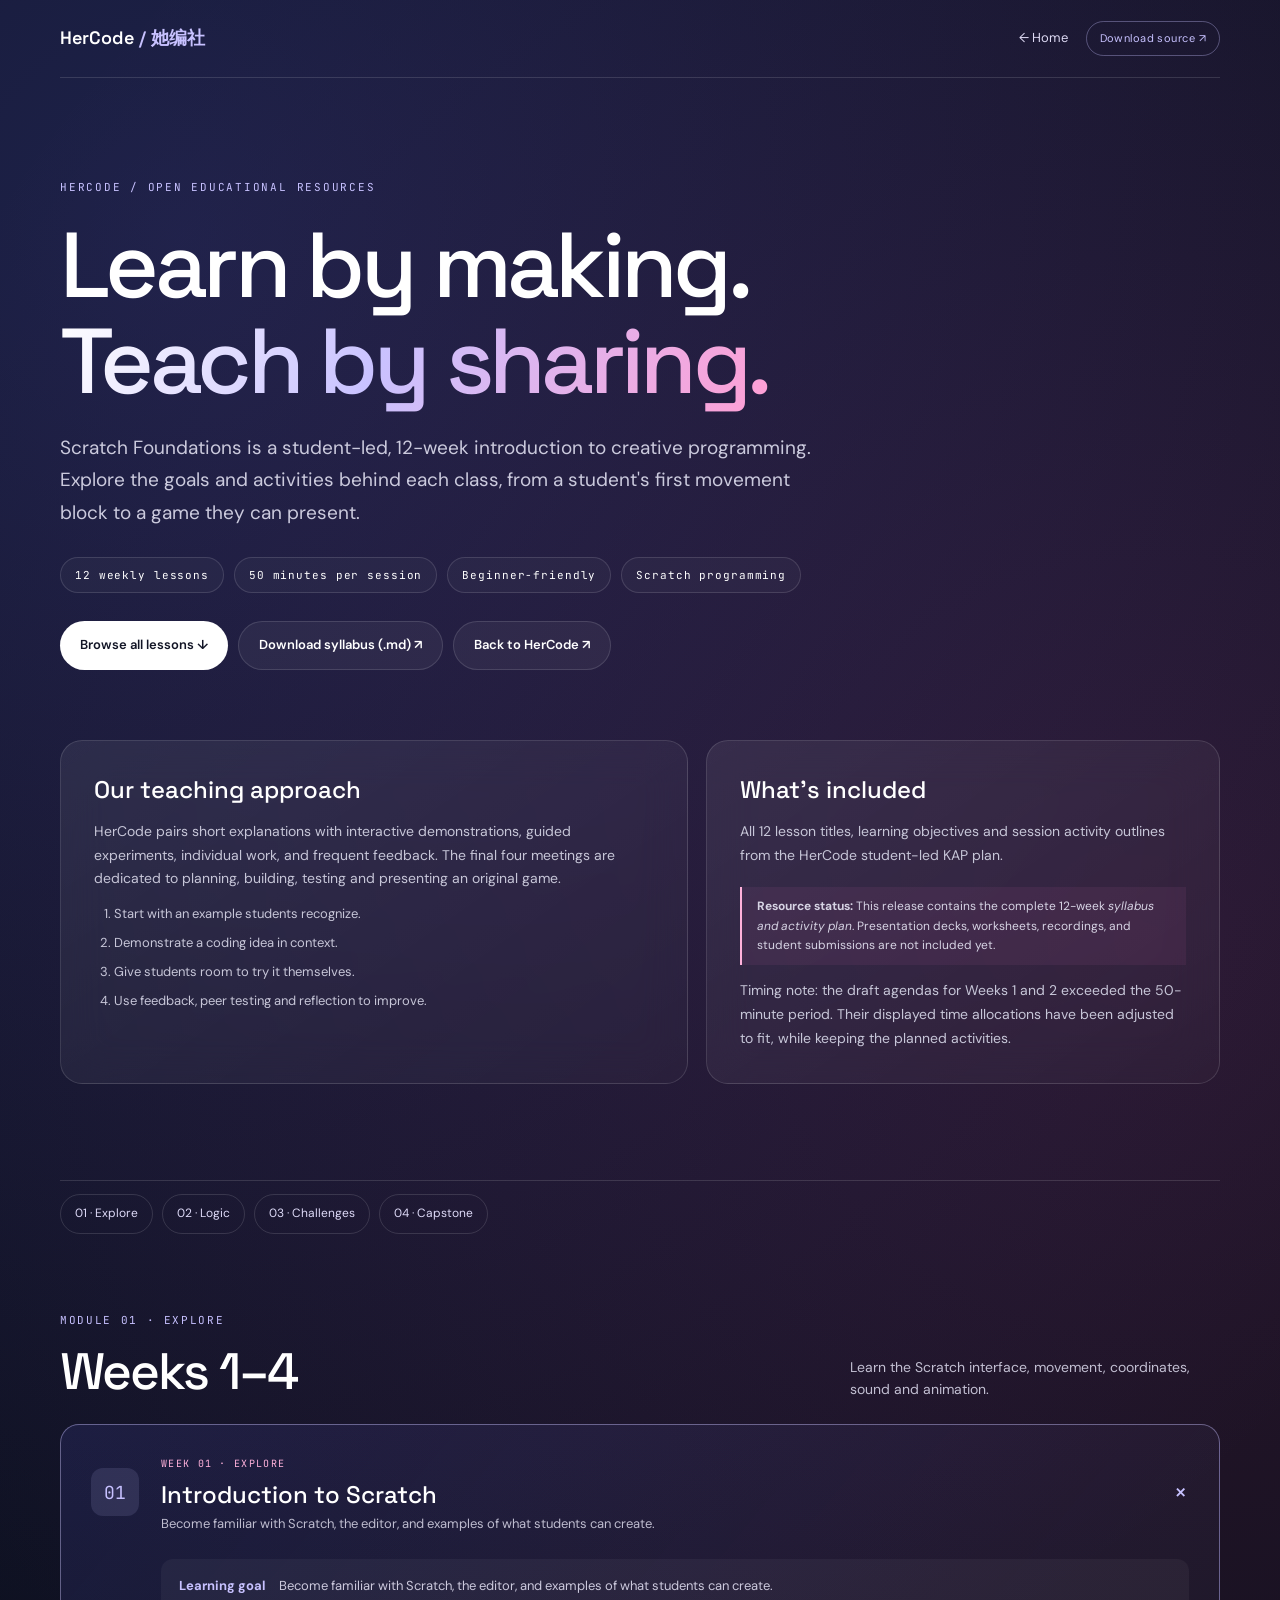
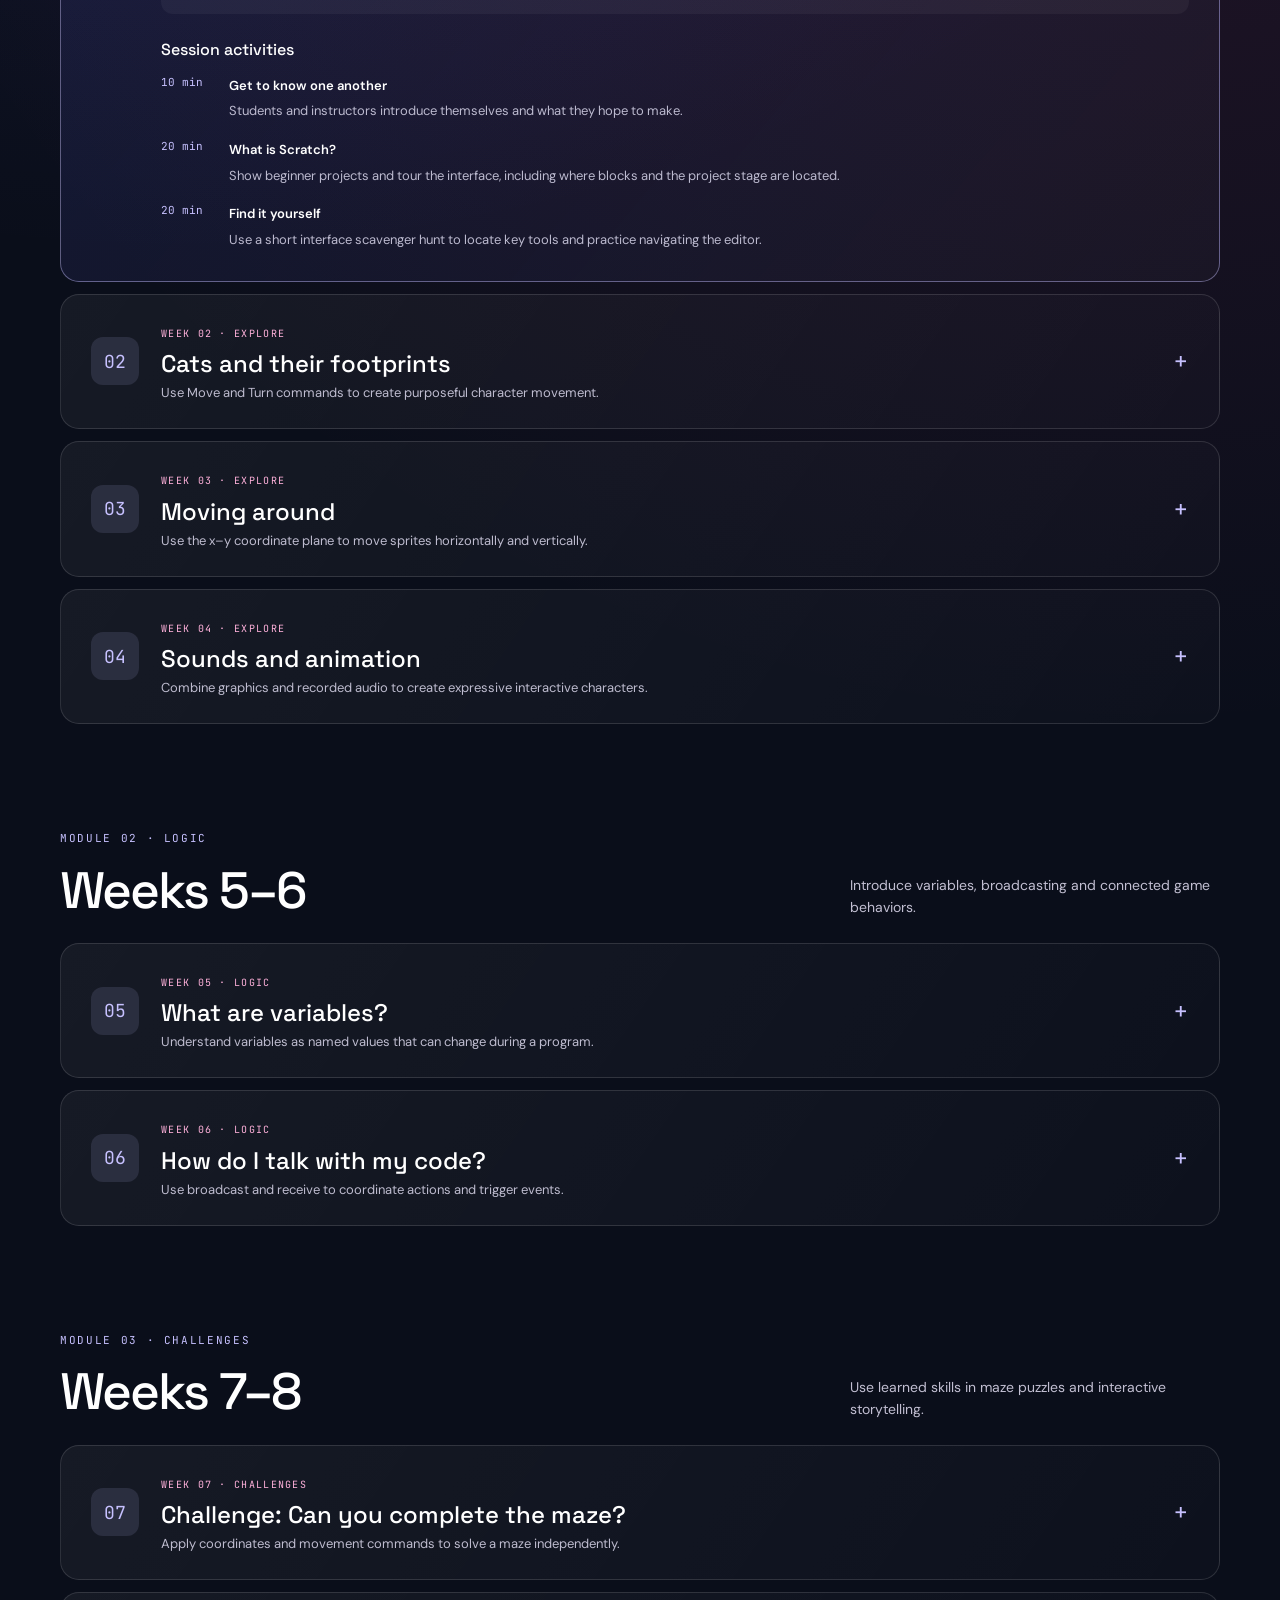
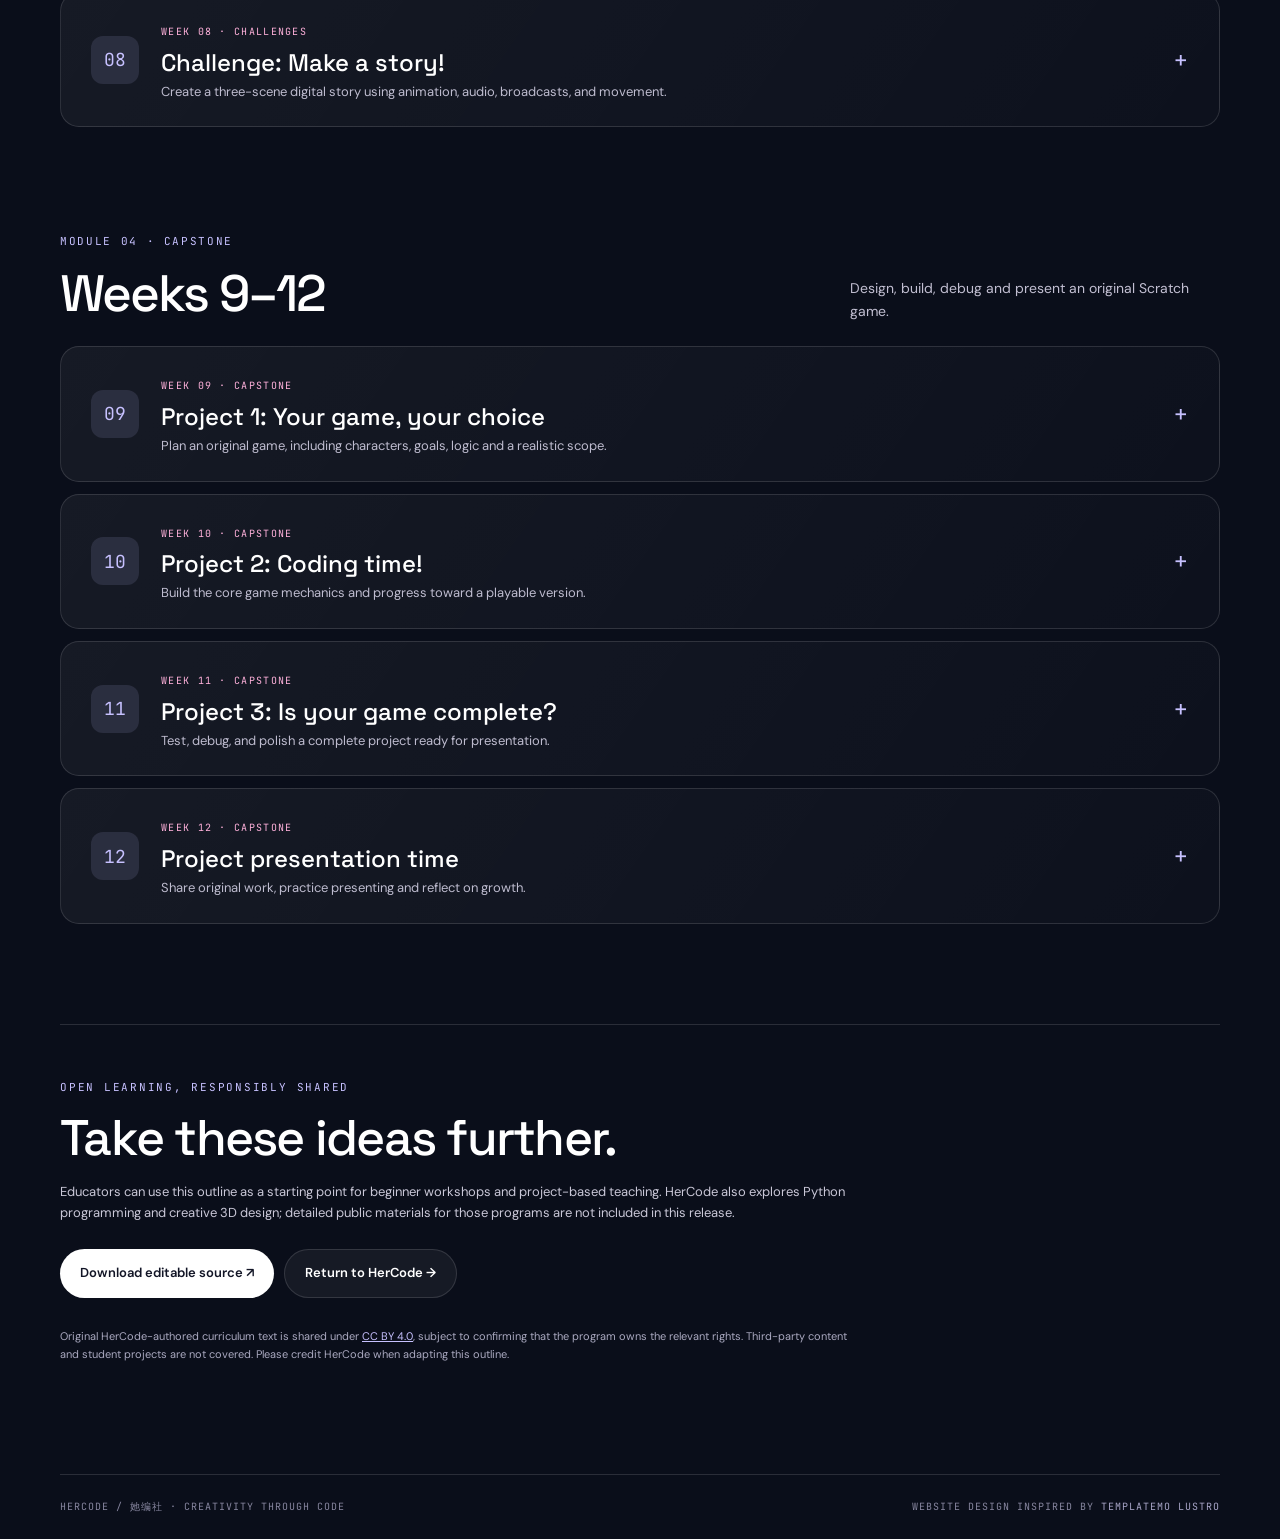
<file: curriculum.html>
<!DOCTYPE html>
<html lang="en"><head><meta charset="UTF-8"><meta name="viewport" content="width=device-width, initial-scale=1.0"><meta name="theme-color" content="#0a0e1a"><meta name="description" content="HerCode's open, 12-week Scratch Foundations syllabus: learning goals, lesson activities and capstone project."><title>Open Curriculum | HerCode 她编社</title><link rel="preconnect" href="https://fonts.googleapis.com"><link rel="preconnect" href="https://fonts.gstatic.com" crossorigin><link href="https://fonts.googleapis.com/css2?family=Space+Grotesk:wght@300;400;500;600;700&family=DM+Sans:wght@300;400;500;600;700&family=JetBrains+Mono:wght@400;500;700&display=swap" rel="stylesheet"><style>
:root{--bg:#0a0e1a;--ink:#fff;--muted:#afafc1;--line:rgba(255,255,255,.13);--purple:#c7c1ff;--pink:#ffb1db;--grad:linear-gradient(115deg,#fff,#c9c2ff 45%,#ff9fd4);--body:'DM Sans',sans-serif;--head:'Space Grotesk',sans-serif;--mono:'JetBrains Mono',monospace}
*{box-sizing:border-box}html{scroll-behavior:smooth}body{margin:0;background:radial-gradient(circle at 14% 5%,rgba(99,102,241,.22),transparent 35%),radial-gradient(circle at 90% 20%,rgba(236,72,153,.14),transparent 35%),var(--bg);color:var(--ink);font-family:var(--body);line-height:1.6;-webkit-font-smoothing:antialiased}
a{color:inherit}.shell{width:min(1160px,calc(100% - 44px));margin-inline:auto}.topbar{height:78px;border-bottom:1px solid var(--line);display:flex;align-items:center;justify-content:space-between;gap:20px}.brand{font-family:var(--head);font-weight:600;text-decoration:none;font-size:18px}.brand span{color:var(--purple)}.top-actions{display:flex;gap:18px;align-items:center}.top-actions a{font-size:13px;text-decoration:none;color:#ddd9f3}.top-actions a:hover{color:white}.header-chip{padding:8px 13px;border:1px solid rgba(199,193,255,.35);border-radius:30px;color:var(--purple)!important;font-size:11px!important;letter-spacing:.04em}
.hero{padding:95px 0 70px}.eyebrow{font:11px var(--mono);color:var(--purple);text-transform:uppercase;letter-spacing:.16em}.hero h1{font:500 clamp(50px,7.2vw,106px)/1.05 var(--head);letter-spacing:-.05em;margin:18px 0 22px;max-width:1000px}.gradient{background:var(--grad);background-clip:text;-webkit-background-clip:text;color:transparent}.lead{color:#cbcadd;font-size:clamp(16px,1.8vw,19px);max-width:760px;line-height:1.7}.hero-meta{display:flex;flex-wrap:wrap;gap:10px;margin:28px 0}.hero-meta span{font:11px var(--mono);letter-spacing:.08em;padding:10px 14px;border-radius:100px;border:1px solid var(--line);background:rgba(255,255,255,.03)}.cta-row{display:flex;flex-wrap:wrap;gap:10px;margin-top:26px}.button{padding:13px 20px;border-radius:50px;text-decoration:none;font-weight:600;font-size:13px;display:inline-flex;align-items:center;gap:10px;transition:transform .2s}.button:hover{transform:translateY(-2px)}.button.primary{background:#fff;color:#121526}.button.secondary{border:1px solid var(--line);background:rgba(255,255,255,.05)}
.overview{padding:0 0 96px;display:grid;grid-template-columns:1.1fr .9fr;gap:18px}.glass{background:linear-gradient(145deg,rgba(255,255,255,.075),rgba(255,255,255,.025));border:1px solid var(--line);border-radius:22px;backdrop-filter:blur(22px)}.overview-card{padding:33px}.overview-card h2{font:500 24px var(--head);margin:0 0 15px}.overview-card p{color:#c7c6d8;font-size:14px;line-height:1.7;margin:0}.overview-card ol{padding-left:20px;color:#c7c6d8;font-size:13px}.overview-card li{margin:8px 0}.tiny{font-size:12px;color:var(--muted)}.notice{border-left:2px solid var(--pink);padding:10px 15px;margin-top:20px;color:#d7d4e4;font-size:12px;background:rgba(239,121,192,.07)}
.section-nav{display:flex;flex-wrap:wrap;gap:9px;padding:13px 0 72px;border-top:1px solid var(--line)}.section-nav a{color:#dedaf8;font-size:12px;text-decoration:none;border:1px solid var(--line);border-radius:100px;padding:9px 14px}.section-nav a:hover{border-color:var(--purple)}.unit{scroll-margin-top:30px;margin-bottom:100px}.unit-intro{display:flex;align-items:end;justify-content:space-between;gap:30px;margin-bottom:24px}.unit-intro h2{font:500 clamp(34px,4vw,58px)/1.1 var(--head);letter-spacing:-.04em;margin:13px 0 0}.unit-eyebrow{font:11px var(--mono);letter-spacing:.15em;color:var(--purple)}.unit-intro p{max-width:370px;color:#c2bfd2;font-size:14px;margin:0}.lesson-list{display:flex;flex-direction:column;gap:12px}.lesson{border:1px solid var(--line);border-radius:19px;background:linear-gradient(125deg,rgba(255,255,255,.05),rgba(255,255,255,.015));overflow:hidden}.lesson[open]{border-color:rgba(199,193,255,.43);background:linear-gradient(130deg,rgba(99,102,241,.12),rgba(255,255,255,.025))}.lesson summary{display:flex;align-items:center;gap:22px;list-style:none;padding:24px 30px;cursor:pointer}.lesson summary::-webkit-details-marker{display:none}.lesson-num{width:48px;height:48px;border-radius:12px;display:grid;place-items:center;background:rgba(199,193,255,.12);font:18px var(--mono);color:var(--purple);flex-shrink:0}.lesson-heading{flex:1}.lesson-top{font:10px var(--mono);color:var(--pink);letter-spacing:.13em}.lesson-heading h3{font:500 clamp(18px,2vw,24px) var(--head);margin:4px 0 4px}.lesson-heading p{font-size:13px;color:#bebccf;margin:0}.lesson-toggle{font:25px var(--head);color:var(--purple)}.lesson[open] .lesson-toggle{transform:rotate(45deg)}.lesson-content{padding:0 30px 30px 100px}.lesson-objective{display:flex;gap:14px;align-items:start;padding:17px 18px;border-radius:12px;background:rgba(255,255,255,.045);font-size:13px;color:#ccc9dd}.lesson-objective b{white-space:nowrap;color:var(--purple)}.lesson-content h4{font:500 16px var(--head);margin:25px 0 12px}.lesson-content ol{padding:0;margin:0;list-style:none;display:flex;flex-direction:column;gap:14px}.lesson-content li{display:flex;align-items:start;gap:15px}.activity-time{font:11px var(--mono);color:var(--purple);min-width:53px;padding-top:3px}.lesson-content li strong{font-size:13px;font-weight:600;color:white}.lesson-content li p{font-size:13px;color:#bcbacf;margin:4px 0 0;line-height:1.6}
.resource-footer{padding:48px 0 100px;border-top:1px solid var(--line)}.resource-footer h2{font:500 clamp(30px,4vw,50px)/1.15 var(--head);letter-spacing:-.035em;margin:12px 0 14px}.resource-footer p{font-size:13px;color:#c9c7d7;max-width:800px}.resource-footer .legal{font-size:11px;color:#aaa9c0;margin-top:30px}.resource-footer .legal a{color:var(--purple)}.footer{font:10px var(--mono);letter-spacing:.1em;text-transform:uppercase;color:#87869f;padding:25px 0;border-top:1px solid var(--line);display:flex;justify-content:space-between;gap:20px}.footer a{color:#a9a6c8;text-decoration:none}
@media(max-width:700px){.shell{width:min(100% - 32px,1160px)}.hero{padding:75px 0 50px}.overview{grid-template-columns:1fr;gap:12px;padding-bottom:50px}.overview-card{padding:24px}.unit{margin-bottom:65px}.unit-intro{display:block}.unit-intro p{margin-top:12px}.lesson summary{padding:18px;gap:13px}.lesson-num{width:39px;height:39px;font-size:14px}.lesson-content{padding:0 18px 22px 18px}.lesson-objective{flex-direction:column;gap:6px}.lesson-heading h3{font-size:18px}.top-actions a:not(.header-chip){display:none}.hero-meta span{font-size:10px}.section-nav{padding-bottom:55px}.footer{flex-direction:column}}
@media(prefers-reduced-motion:reduce){html{scroll-behavior:auto}.button{transition:none}}
</style></head><body>
<div class="shell"><header class="topbar"><a class="brand" href="index.html">HerCode <span>/ 她编社</span></a><nav class="top-actions" aria-label="Main navigation"><a href="index.html">← Home</a><a class="header-chip" href="curriculum.md" download>Download source ↗</a></nav></header>
<main><section class="hero"><span class="eyebrow">HERCode / Open educational resources</span><h1>Learn by making.<br><span class="gradient">Teach by sharing.</span></h1><p class="lead">Scratch Foundations is a student-led, 12-week introduction to creative programming. Explore the goals and activities behind each class, from a student's first movement block to a game they can present.</p><div class="hero-meta"><span>12 weekly lessons</span><span>50 minutes per session</span><span>Beginner-friendly</span><span>Scratch programming</span></div><div class="cta-row"><a class="button primary" href="#weeks-1-4">Browse all lessons ↓</a><a class="button secondary" href="curriculum.md" download>Download syllabus (.md) ↗</a><a class="button secondary" href="index.html">Back to HerCode ↗</a></div></section>
<div class="overview"><div class="overview-card glass"><h2>Our teaching approach</h2><p>HerCode pairs short explanations with interactive demonstrations, guided experiments, individual work, and frequent feedback. The final four meetings are dedicated to planning, building, testing and presenting an original game.</p><ol><li>Start with an example students recognize.</li><li>Demonstrate a coding idea in context.</li><li>Give students room to try it themselves.</li><li>Use feedback, peer testing and reflection to improve.</li></ol></div><div class="overview-card glass"><h2>What's included</h2><p>All 12 lesson titles, learning objectives and session activity outlines from the HerCode student-led KAP plan.</p><div class="notice"><b>Resource status:</b> This release contains the complete 12-week <i>syllabus and activity plan</i>. Presentation decks, worksheets, recordings, and student submissions are not included yet.</div><p class="tiny" style="margin-top:14px">Timing note: the draft agendas for Weeks 1 and 2 exceeded the 50-minute period. Their displayed time allocations have been adjusted to fit, while keeping the planned activities.</p></div></div>
<nav class="section-nav" aria-label="Jump to course module"><a href="#weeks-1-4">01 · Explore</a><a href="#weeks-5-6">02 · Logic</a><a href="#weeks-7-8">03 · Challenges</a><a href="#weeks-9-12">04 · Capstone</a></nav>
<section class="unit" id="weeks-1-4"><div class="unit-intro"><div><span class="unit-eyebrow">MODULE 01 · EXPLORE</span><h2>Weeks 1–4</h2></div><p>Learn the Scratch interface, movement, coordinates, sound and animation.</p></div><div class="lesson-list"><details class="lesson" id="week-1" open>
    <summary><div class="lesson-num">01</div><div class="lesson-heading"><span class="lesson-top">WEEK 01 · EXPLORE</span><h3>Introduction to Scratch</h3><p>Become familiar with Scratch, the editor, and examples of what students can create.</p></div><span class="lesson-toggle" aria-hidden="true">+</span></summary>
    <div class="lesson-content"><div class="lesson-objective"><b>Learning goal</b><span>Become familiar with Scratch, the editor, and examples of what students can create.</span></div><h4>Session activities</h4><ol><li><span class="activity-time">10 min</span><div><strong>Get to know one another</strong><p>Students and instructors introduce themselves and what they hope to make.</p></div></li><li><span class="activity-time">20 min</span><div><strong>What is Scratch?</strong><p>Show beginner projects and tour the interface, including where blocks and the project stage are located.</p></div></li><li><span class="activity-time">20 min</span><div><strong>Find it yourself</strong><p>Use a short interface scavenger hunt to locate key tools and practice navigating the editor.</p></div></li></ol></div>
    </details><details class="lesson" id="week-2" >
    <summary><div class="lesson-num">02</div><div class="lesson-heading"><span class="lesson-top">WEEK 02 · EXPLORE</span><h3>Cats and their footprints</h3><p>Use Move and Turn commands to create purposeful character movement.</p></div><span class="lesson-toggle" aria-hidden="true">+</span></summary>
    <div class="lesson-content"><div class="lesson-objective"><b>Learning goal</b><span>Use Move and Turn commands to create purposeful character movement.</span></div><h4>Session activities</h4><ol><li><span class="activity-time">10 min</span><div><strong>Movement maze game</strong><p>Guide a volunteer through a physical maze by giving clear directions.</p></div></li><li><span class="activity-time">10 min</span><div><strong>Meet the motion blocks</strong><p>Demonstrate Scratch Move and Turn blocks and connect them to instructions used in the game.</p></div></li><li><span class="activity-time">15 min</span><div><strong>Help the cat find the fish</strong><p>Turn a character route into a sequence of Scratch commands.</p></div></li><li><span class="activity-time">15 min</span><div><strong>Build a maze solution</strong><p>Students independently program a maze and ask for support when needed.</p></div></li></ol></div>
    </details><details class="lesson" id="week-3" >
    <summary><div class="lesson-num">03</div><div class="lesson-heading"><span class="lesson-top">WEEK 03 · EXPLORE</span><h3>Moving around</h3><p>Use the x–y coordinate plane to move sprites horizontally and vertically.</p></div><span class="lesson-toggle" aria-hidden="true">+</span></summary>
    <div class="lesson-content"><div class="lesson-objective"><b>Learning goal</b><span>Use the x–y coordinate plane to move sprites horizontally and vertically.</span></div><h4>Session activities</h4><ol><li><span class="activity-time">20 min</span><div><strong>Coordinates in action</strong><p>Introduce the horizontal and vertical axes and practice identifying coordinates.</p></div></li><li><span class="activity-time">10 min</span><div><strong>Code the movement</strong><p>Demonstrate coordinate-based movement in Scratch.</p></div></li><li><span class="activity-time">20 min</span><div><strong>Try it yourself</strong><p>Move sprites left, right, up and down; then combine horizontal and vertical steps.</p></div></li></ol></div>
    </details><details class="lesson" id="week-4" >
    <summary><div class="lesson-num">04</div><div class="lesson-heading"><span class="lesson-top">WEEK 04 · EXPLORE</span><h3>Sounds and animation</h3><p>Combine graphics and recorded audio to create expressive interactive characters.</p></div><span class="lesson-toggle" aria-hidden="true">+</span></summary>
    <div class="lesson-content"><div class="lesson-objective"><b>Learning goal</b><span>Combine graphics and recorded audio to create expressive interactive characters.</span></div><h4>Session activities</h4><ol><li><span class="activity-time">10 min</span><div><strong>See a talking character</strong><p>Start with a button-triggered sound example.</p></div></li><li><span class="activity-time">20 min</span><div><strong>Import visuals and sound</strong><p>Demonstrate how to add images and audio to a Scratch project.</p></div></li><li><span class="activity-time">20 min</span><div><strong>Make a character speak</strong><p>Students record a short sound clip, import it, and connect it to an action.</p></div></li></ol></div>
    </details></div></section><section class="unit" id="weeks-5-6"><div class="unit-intro"><div><span class="unit-eyebrow">MODULE 02 · LOGIC</span><h2>Weeks 5–6</h2></div><p>Introduce variables, broadcasting and connected game behaviors.</p></div><div class="lesson-list"><details class="lesson" id="week-5" >
    <summary><div class="lesson-num">05</div><div class="lesson-heading"><span class="lesson-top">WEEK 05 · LOGIC</span><h3>What are variables?</h3><p>Understand variables as named values that can change during a program.</p></div><span class="lesson-toggle" aria-hidden="true">+</span></summary>
    <div class="lesson-content"><div class="lesson-objective"><b>Learning goal</b><span>Understand variables as named values that can change during a program.</span></div><h4>Session activities</h4><ol><li><span class="activity-time">20 min</span><div><strong>Variable basics</strong><p>Explore a named number and consider what values it could take.</p></div></li><li><span class="activity-time">30 min</span><div><strong>Game-state brainstorm</strong><p>In small groups, use sticky notes to map variables such as position or score in a game.</p></div></li></ol></div>
    </details><details class="lesson" id="week-6" >
    <summary><div class="lesson-num">06</div><div class="lesson-heading"><span class="lesson-top">WEEK 06 · LOGIC</span><h3>How do I talk with my code?</h3><p>Use broadcast and receive to coordinate actions and trigger events.</p></div><span class="lesson-toggle" aria-hidden="true">+</span></summary>
    <div class="lesson-content"><div class="lesson-objective"><b>Learning goal</b><span>Use broadcast and receive to coordinate actions and trigger events.</span></div><h4>Session activities</h4><ol><li><span class="activity-time">20 min</span><div><strong>Investigate a snake game</strong><p>Ask how a game knows when to generate the next apple after one is collected.</p></div></li><li><span class="activity-time">10 min</span><div><strong>Understand broadcast</strong><p>Model a Start button announcing that the game has begun.</p></div></li><li><span class="activity-time">20 min</span><div><strong>Create a trigger</strong><p>Combine broadcasting with an earlier sound task and practice in small groups.</p></div></li></ol></div>
    </details></div></section><section class="unit" id="weeks-7-8"><div class="unit-intro"><div><span class="unit-eyebrow">MODULE 03 · CHALLENGES</span><h2>Weeks 7–8</h2></div><p>Use learned skills in maze puzzles and interactive storytelling.</p></div><div class="lesson-list"><details class="lesson" id="week-7" >
    <summary><div class="lesson-num">07</div><div class="lesson-heading"><span class="lesson-top">WEEK 07 · CHALLENGES</span><h3>Challenge: Can you complete the maze?</h3><p>Apply coordinates and movement commands to solve a maze independently.</p></div><span class="lesson-toggle" aria-hidden="true">+</span></summary>
    <div class="lesson-content"><div class="lesson-objective"><b>Learning goal</b><span>Apply coordinates and movement commands to solve a maze independently.</span></div><h4>Session activities</h4><ol><li><span class="activity-time">5 min</span><div><strong>Quick review</strong><p>Revisit the x–y coordinate system.</p></div></li><li><span class="activity-time">10 min</span><div><strong>Worked example</strong><p>Watch a sprite navigate a sample maze with code and coordinate annotations.</p></div></li><li><span class="activity-time">30 min</span><div><strong>Individual challenge</strong><p>Solve a Scratch maze with optional hints and 1:1 support.</p></div></li><li><span class="activity-time">5 min</span><div><strong>Show and tell</strong><p>Volunteers explain their maze solutions.</p></div></li></ol></div>
    </details><details class="lesson" id="week-8" >
    <summary><div class="lesson-num">08</div><div class="lesson-heading"><span class="lesson-top">WEEK 08 · CHALLENGES</span><h3>Challenge: Make a story!</h3><p>Create a three-scene digital story using animation, audio, broadcasts, and movement.</p></div><span class="lesson-toggle" aria-hidden="true">+</span></summary>
    <div class="lesson-content"><div class="lesson-objective"><b>Learning goal</b><span>Create a three-scene digital story using animation, audio, broadcasts, and movement.</span></div><h4>Session activities</h4><ol><li><span class="activity-time">15 min</span><div><strong>Explore digital storytelling</strong><p>Analyze a simple animated story to identify scenes, dialogue and transitions.</p></div></li><li><span class="activity-time">35 min</span><div><strong>Build a three-scene story</strong><p>Students plan and create an interactive story using previously learned techniques.</p></div></li></ol></div>
    </details></div></section><section class="unit" id="weeks-9-12"><div class="unit-intro"><div><span class="unit-eyebrow">MODULE 04 · CAPSTONE</span><h2>Weeks 9–12</h2></div><p>Design, build, debug and present an original Scratch game.</p></div><div class="lesson-list"><details class="lesson" id="week-9" >
    <summary><div class="lesson-num">09</div><div class="lesson-heading"><span class="lesson-top">WEEK 09 · CAPSTONE</span><h3>Project 1: Your game, your choice</h3><p>Plan an original game, including characters, goals, logic and a realistic scope.</p></div><span class="lesson-toggle" aria-hidden="true">+</span></summary>
    <div class="lesson-content"><div class="lesson-objective"><b>Learning goal</b><span>Plan an original game, including characters, goals, logic and a realistic scope.</span></div><h4>Session activities</h4><ol><li><span class="activity-time">15 min</span><div><strong>Explore ideas</strong><p>Study examples such as platformers, simulations, and quizzes.</p></div></li><li><span class="activity-time">20 min</span><div><strong>Make a game-design plan</strong><p>Use worksheets to outline sprites, backgrounds, goals, and challenges.</p></div></li><li><span class="activity-time">15 min</span><div><strong>Teacher check-in</strong><p>Review feasibility, adjust scope, and begin an initial prototype.</p></div></li></ol></div>
    </details><details class="lesson" id="week-10" >
    <summary><div class="lesson-num">10</div><div class="lesson-heading"><span class="lesson-top">WEEK 10 · CAPSTONE</span><h3>Project 2: Coding time!</h3><p>Build the core game mechanics and progress toward a playable version.</p></div><span class="lesson-toggle" aria-hidden="true">+</span></summary>
    <div class="lesson-content"><div class="lesson-objective"><b>Learning goal</b><span>Build the core game mechanics and progress toward a playable version.</span></div><h4>Session activities</h4><ol><li><span class="activity-time">5 min</span><div><strong>Warm-up challenge</strong><p>Try a bouncing sprite or keyboard-controlled movement.</p></div></li><li><span class="activity-time">30 min</span><div><strong>Main build session</strong><p>Code movement, interactions and basic win/loss logic.</p></div></li><li><span class="activity-time">15 min</span><div><strong>Support and feedback</strong><p>Debug with teachers and practice peer problem-solving.</p></div></li></ol></div>
    </details><details class="lesson" id="week-11" >
    <summary><div class="lesson-num">11</div><div class="lesson-heading"><span class="lesson-top">WEEK 11 · CAPSTONE</span><h3>Project 3: Is your game complete?</h3><p>Test, debug, and polish a complete project ready for presentation.</p></div><span class="lesson-toggle" aria-hidden="true">+</span></summary>
    <div class="lesson-content"><div class="lesson-objective"><b>Learning goal</b><span>Test, debug, and polish a complete project ready for presentation.</span></div><h4>Session activities</h4><ol><li><span class="activity-time">10 min</span><div><strong>Polish checklist</strong><p>Review possible elements such as a title screen, restart, sounds and scoring.</p></div></li><li><span class="activity-time">40 min</span><div><strong>Final code and testing</strong><p>Refine the game and gather peer feedback by playing and testing.</p></div></li></ol></div>
    </details><details class="lesson" id="week-12" >
    <summary><div class="lesson-num">12</div><div class="lesson-heading"><span class="lesson-top">WEEK 12 · CAPSTONE</span><h3>Project presentation time</h3><p>Share original work, practice presenting and reflect on growth.</p></div><span class="lesson-toggle" aria-hidden="true">+</span></summary>
    <div class="lesson-content"><div class="lesson-objective"><b>Learning goal</b><span>Share original work, practice presenting and reflect on growth.</span></div><h4>Session activities</h4><ol><li><span class="activity-time">40 min</span><div><strong>Play and present</strong><p>Students demonstrate their games and explore one another’s projects; parents may be invited if arrangements allow.</p></div></li><li><span class="activity-time">10 min</span><div><strong>Celebrate and reflect</strong><p>Write an “I’m proud of…” reflection and celebrate course completion.</p></div></li></ol></div>
    </details></div></section>
<section class="resource-footer"><span class="eyebrow">Open learning, responsibly shared</span><h2>Take these ideas further.</h2><p>Educators can use this outline as a starting point for beginner workshops and project-based teaching. HerCode also explores Python programming and creative 3D design; detailed public materials for those programs are not included in this release.</p><div class="cta-row"><a class="button primary" href="curriculum.md" download>Download editable source ↗</a><a class="button secondary" href="index.html">Return to HerCode →</a></div><p class="legal">Original HerCode-authored curriculum text is shared under <a href="https://creativecommons.org/licenses/by/4.0/" target="_blank" rel="license noopener">CC BY 4.0</a>, subject to confirming that the program owns the relevant rights. Third-party content and student projects are not covered. Please credit HerCode when adapting this outline.</p></section>
</main><footer class="footer"><span>HerCode / 她编社 · Creativity through code</span><span>Website design inspired by <a href="https://templatemo.com/tm-624-lustro-slideshow" rel="nofollow noopener" target="_blank">TemplateMo Lustro</a></span></footer></div></body></html>
</file>
